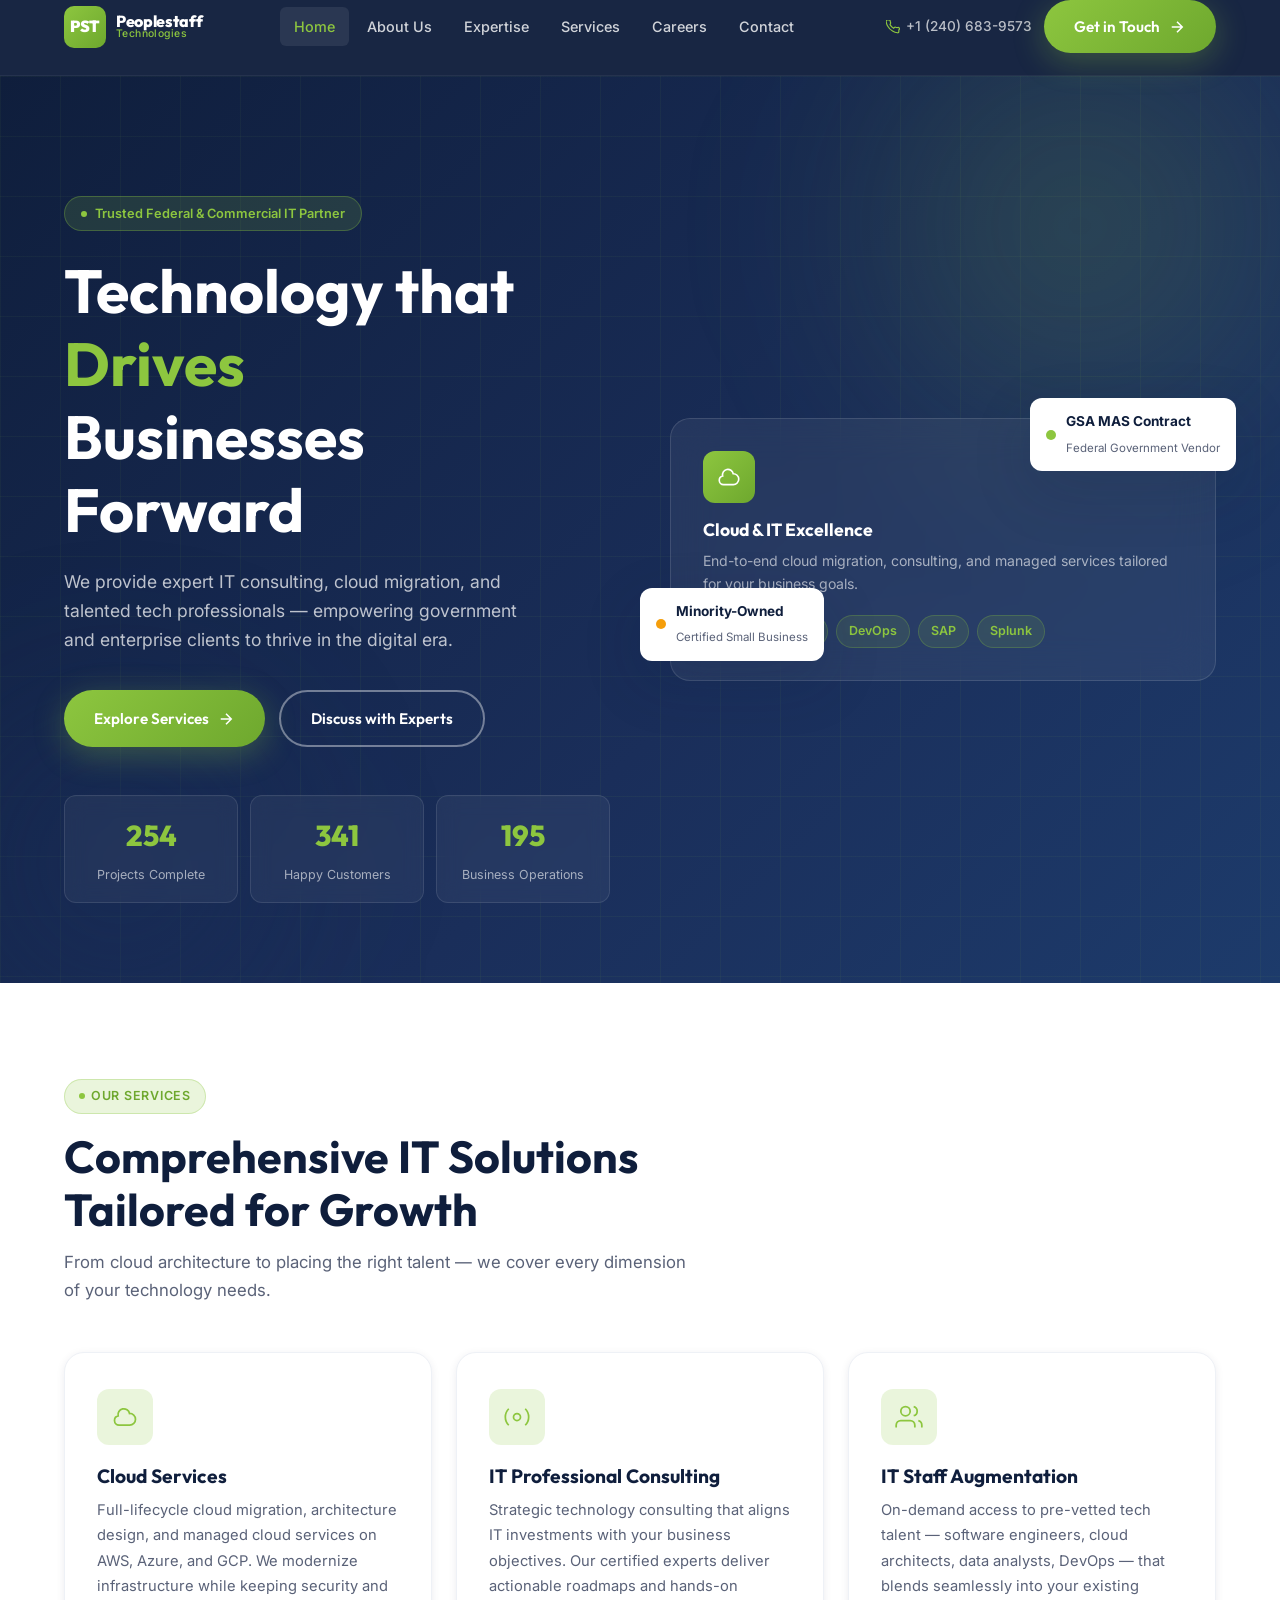
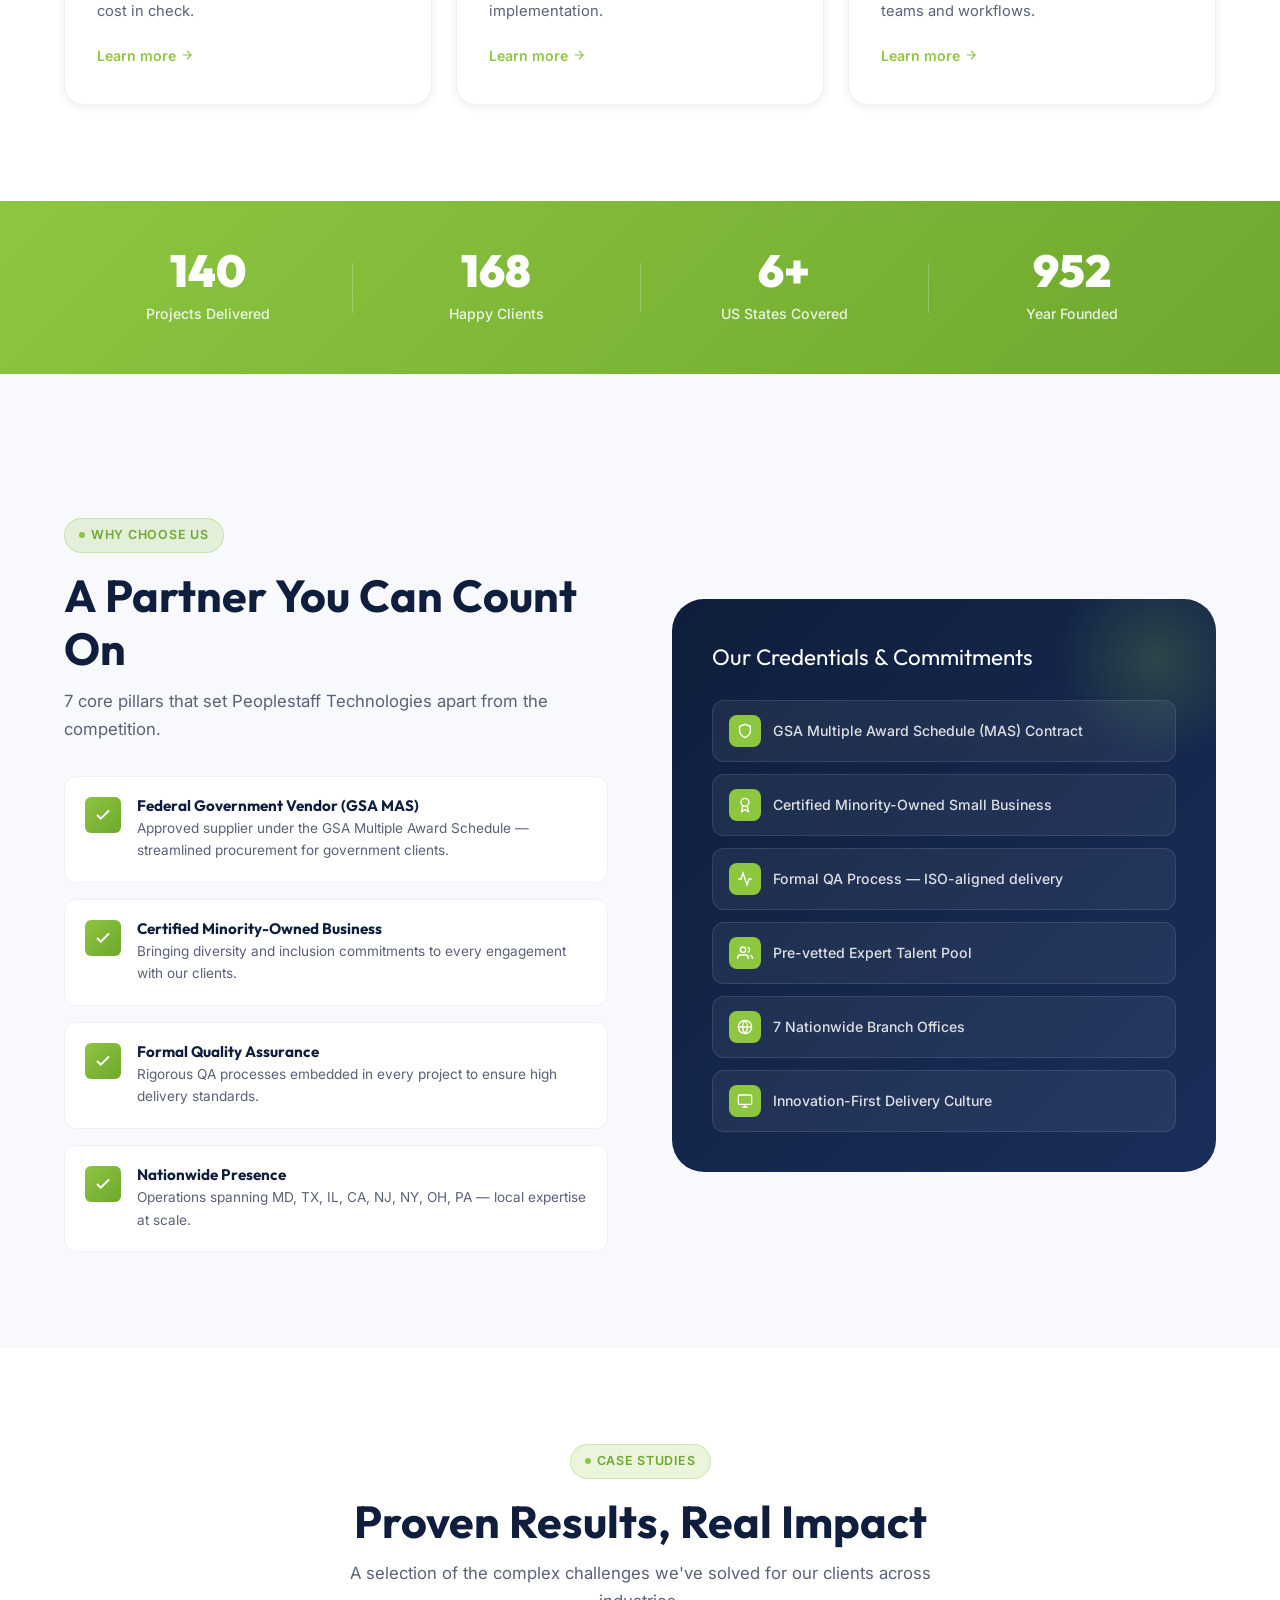
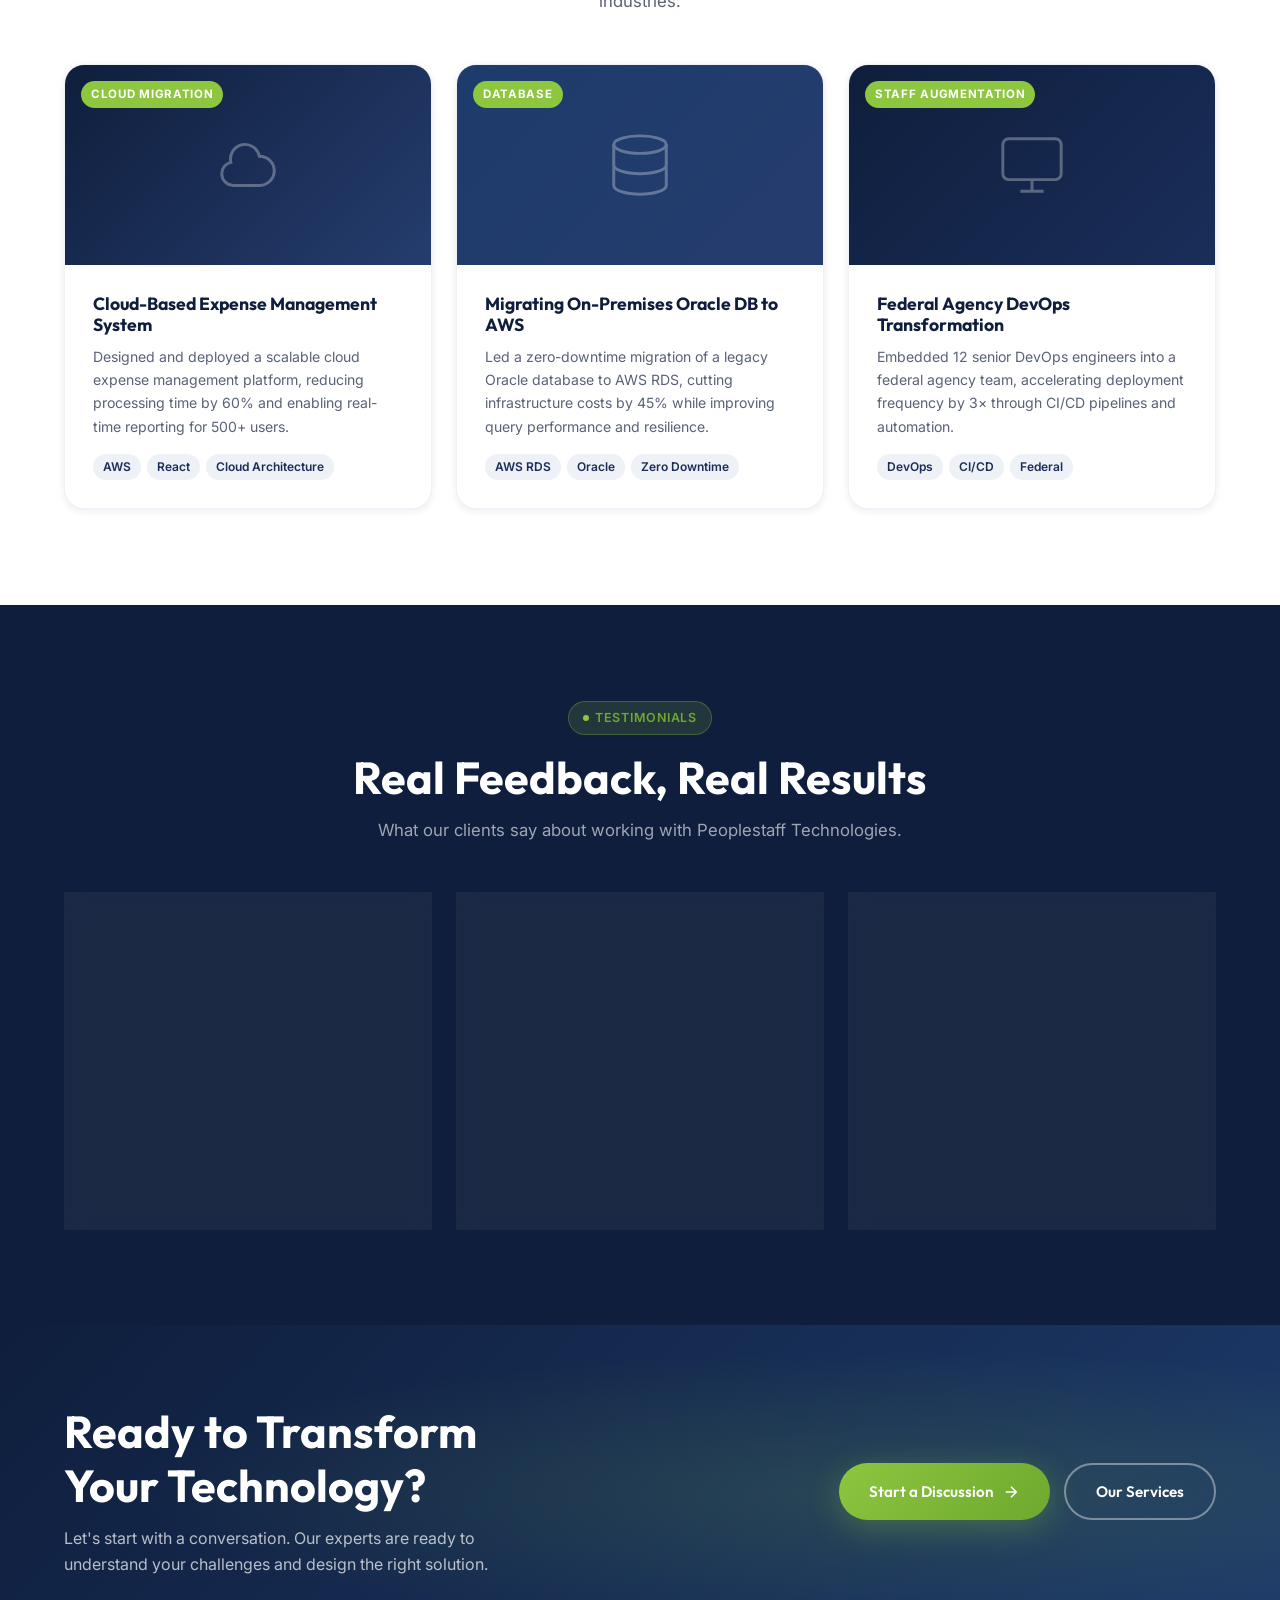
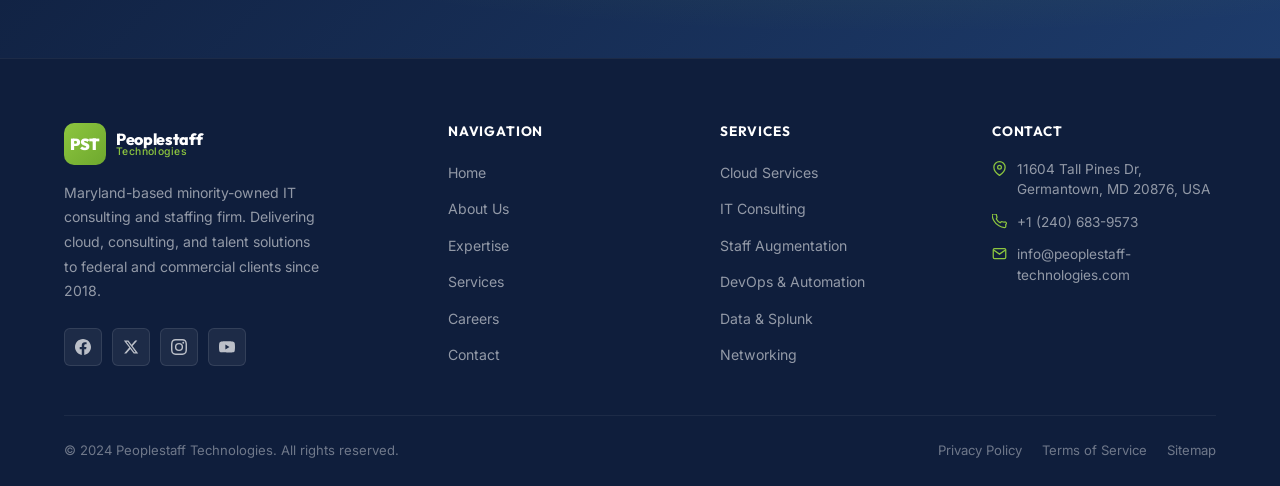
<file: index.html>
<!DOCTYPE html>
<html lang="en">
<head>
  <meta charset="UTF-8"/>
  <meta name="viewport" content="width=device-width, initial-scale=1.0"/>
  <title>Peoplestaff Technologies | IT Consulting, Cloud & Staff Augmentation</title>
  <meta name="description" content="Peoplestaff Technologies — Maryland-based minority-owned IT consulting firm specializing in Cloud Services, IT Staff Augmentation, and Government contracting since 2018."/>
  <link rel="stylesheet" href="style.css"/>
</head>
<body>

<!-- ══════════════ HEADER ══════════════ -->
<header id="header">
  <div class="container">
    <div class="header-inner">
      <a href="index.html" class="logo">
        <div class="logo-mark">PST</div>
        <div class="logo-text">
          <span>Peoplestaff</span>
          <span>Technologies</span>
        </div>
      </a>

      <nav class="nav">
        <a href="index.html">Home</a>
        <a href="about.html">About Us</a>
        <a href="expertise.html">Expertise</a>
        <a href="services.html">Services</a>
        <a href="careers.html">Careers</a>
        <a href="contact.html">Contact</a>
      </nav>

      <div class="nav-actions">
        <span class="nav-contact">
          <svg viewBox="0 0 24 24" fill="none" stroke="currentColor" stroke-width="2"><path d="M22 16.92v3a2 2 0 01-2.18 2 19.79 19.79 0 01-8.63-3.07A19.5 19.5 0 013.07 10.8 19.79 19.79 0 01.22 2.18 2 2 0 012.18 0h3a2 2 0 012 1.72c.127.96.361 1.903.7 2.81a2 2 0 01-.45 2.11L6.91 7.91a16 16 0 006.16 6.16l1.27-1.27a2 2 0 012.11-.45c.907.339 1.85.573 2.81.7A2 2 0 0122 16.92z"/></svg>
          +1 (240) 683-9573
        </span>
        <a href="contact.html" class="btn btn-primary">
          Get in Touch
          <svg viewBox="0 0 24 24" fill="none" stroke="currentColor" stroke-width="2"><path d="M5 12h14M12 5l7 7-7 7"/></svg>
        </a>
        <button class="menu-toggle" aria-label="Menu">
          <span></span><span></span><span></span>
        </button>
      </div>
    </div>
  </div>
</header>

<!-- Mobile nav -->
<nav class="mobile-nav">
  <a href="index.html">Home</a>
  <a href="about.html">About Us</a>
  <a href="expertise.html">Expertise</a>
  <a href="services.html">Services</a>
  <a href="careers.html">Careers</a>
  <a href="contact.html">Contact</a>
  <a href="contact.html" class="btn btn-primary">Get in Touch</a>
</nav>

<div class="page-content">

<!-- ══════════════ HERO ══════════════ -->
<section class="hero">
  <div class="hero-bg-grid"></div>
  <div class="hero-blob hero-blob-1"></div>
  <div class="hero-blob hero-blob-2"></div>

  <div class="container">
    <div class="hero-content">
      <!-- Left -->
      <div>
        <div class="hero-tag">
          <span></span>
          Trusted Federal & Commercial IT Partner
        </div>
        <h1>
          Technology that <em>Drives</em><br/>
          Businesses Forward
        </h1>
        <p class="hero-desc">
          We provide expert IT consulting, cloud migration, and talented tech professionals — empowering government and enterprise clients to thrive in the digital era.
        </p>
        <div class="hero-actions">
          <a href="services.html" class="btn btn-primary">
            Explore Services
            <svg viewBox="0 0 24 24" fill="none" stroke="currentColor" stroke-width="2"><path d="M5 12h14M12 5l7 7-7 7"/></svg>
          </a>
          <a href="contact.html" class="btn btn-ghost">Discuss with Experts</a>
        </div>

        <div class="hero-stats">
          <div class="hero-stat">
            <span class="hero-stat-num" data-count="254">0</span>
            <span class="hero-stat-label">Projects Complete</span>
          </div>
          <div class="hero-stat">
            <span class="hero-stat-num" data-count="341">0</span>
            <span class="hero-stat-label">Happy Customers</span>
          </div>
          <div class="hero-stat">
            <span class="hero-stat-num" data-count="195">0</span>
            <span class="hero-stat-label">Business Operations</span>
          </div>
        </div>
      </div>

      <!-- Right visual card -->
      <div class="hero-visual">
        <div class="hero-card">
          <div class="hero-card-icon">
            <svg viewBox="0 0 24 24" fill="none" stroke="currentColor" stroke-width="1.5"><path d="M3 15a4 4 0 004 4h9a5 5 0 10-.1-9.999 5.002 5.002 0 10-9.78 2.096A4.001 4.001 0 003 15z"/></svg>
          </div>
          <h3>Cloud & IT Excellence</h3>
          <p>End-to-end cloud migration, consulting, and managed services tailored for your business goals.</p>
          <div class="hero-pills">
            <span class="pill">AWS</span>
            <span class="pill">Azure</span>
            <span class="pill">DevOps</span>
            <span class="pill">SAP</span>
            <span class="pill">Splunk</span>
          </div>
        </div>

        <div class="hero-badge-float top">
          <div class="dot"></div>
          <div>
            <span>GSA MAS Contract</span>
            <span>Federal Government Vendor</span>
          </div>
        </div>

        <div class="hero-badge-float bottom">
          <div class="dot" style="background:#f59e0b"></div>
          <div>
            <span>Minority-Owned</span>
            <span>Certified Small Business</span>
          </div>
        </div>
      </div>
    </div>
  </div>
</section>

<!-- ══════════════ SERVICES ══════════════ -->
<section class="section">
  <div class="container">
    <div class="section-header fade-up">
      <div class="badge">Our Services</div>
      <h2>Comprehensive IT Solutions<br/>Tailored for Growth</h2>
      <p>From cloud architecture to placing the right talent — we cover every dimension of your technology needs.</p>
    </div>

    <div class="services-grid">
      <div class="service-card fade-up delay-1">
        <div class="service-icon">
          <svg viewBox="0 0 24 24" fill="none" stroke="currentColor" stroke-width="1.5"><path d="M3 15a4 4 0 004 4h9a5 5 0 10-.1-9.999 5.002 5.002 0 10-9.78 2.096A4.001 4.001 0 003 15z"/></svg>
        </div>
        <h3>Cloud Services</h3>
        <p>Full-lifecycle cloud migration, architecture design, and managed cloud services on AWS, Azure, and GCP. We modernize infrastructure while keeping security and cost in check.</p>
        <a href="services.html" class="link">
          Learn more
          <svg viewBox="0 0 24 24" fill="none" stroke="currentColor" stroke-width="2"><path d="M5 12h14M12 5l7 7-7 7"/></svg>
        </a>
      </div>

      <div class="service-card fade-up delay-2">
        <div class="service-icon">
          <svg viewBox="0 0 24 24" fill="none" stroke="currentColor" stroke-width="1.5"><circle cx="12" cy="12" r="3"/><path d="M19.07 4.93a10 10 0 010 14.14M4.93 4.93a10 10 0 000 14.14"/></svg>
        </div>
        <h3>IT Professional Consulting</h3>
        <p>Strategic technology consulting that aligns IT investments with your business objectives. Our certified experts deliver actionable roadmaps and hands-on implementation.</p>
        <a href="services.html" class="link">
          Learn more
          <svg viewBox="0 0 24 24" fill="none" stroke="currentColor" stroke-width="2"><path d="M5 12h14M12 5l7 7-7 7"/></svg>
        </a>
      </div>

      <div class="service-card fade-up delay-3">
        <div class="service-icon">
          <svg viewBox="0 0 24 24" fill="none" stroke="currentColor" stroke-width="1.5"><path d="M17 21v-2a4 4 0 00-4-4H5a4 4 0 00-4 4v2"/><circle cx="9" cy="7" r="4"/><path d="M23 21v-2a4 4 0 00-3-3.87M16 3.13a4 4 0 010 7.75"/></svg>
        </div>
        <h3>IT Staff Augmentation</h3>
        <p>On-demand access to pre-vetted tech talent — software engineers, cloud architects, data analysts, DevOps — that blends seamlessly into your existing teams and workflows.</p>
        <a href="services.html" class="link">
          Learn more
          <svg viewBox="0 0 24 24" fill="none" stroke="currentColor" stroke-width="2"><path d="M5 12h14M12 5l7 7-7 7"/></svg>
        </a>
      </div>
    </div>
  </div>
</section>

<!-- ══════════════ STATS BAR ══════════════ -->
<div class="stats-bar">
  <div class="container">
    <div class="stats-bar-inner">
      <div class="stat-item">
        <span class="stat-num" data-count="254">0</span>
        <span class="stat-label">Projects Delivered</span>
      </div>
      <div class="stat-item">
        <span class="stat-num" data-count="341">0</span>
        <span class="stat-label">Happy Clients</span>
      </div>
      <div class="stat-item">
        <span class="stat-num" data-count="6" data-suffix="+">0</span>
        <span class="stat-label">US States Covered</span>
      </div>
      <div class="stat-item">
        <span class="stat-num" data-count="2018">0</span>
        <span class="stat-label">Year Founded</span>
      </div>
    </div>
  </div>
</div>

<!-- ══════════════ WHY CHOOSE US ══════════════ -->
<section class="section why-us">
  <div class="container">
    <div class="why-us-grid">
      <div>
        <div class="section-header fade-up">
          <div class="badge">Why Choose Us</div>
          <h2>A Partner You Can Count On</h2>
          <p>7 core pillars that set Peoplestaff Technologies apart from the competition.</p>
        </div>
        <div class="why-us-features" style="margin-top:32px;">
          <div class="feature-item fade-up delay-1">
            <div class="feature-check"><svg viewBox="0 0 24 24" fill="none" stroke="currentColor" stroke-width="2.5"><polyline points="20 6 9 17 4 12"/></svg></div>
            <div>
              <h4>Federal Government Vendor (GSA MAS)</h4>
              <p>Approved supplier under the GSA Multiple Award Schedule — streamlined procurement for government clients.</p>
            </div>
          </div>
          <div class="feature-item fade-up delay-2">
            <div class="feature-check"><svg viewBox="0 0 24 24" fill="none" stroke="currentColor" stroke-width="2.5"><polyline points="20 6 9 17 4 12"/></svg></div>
            <div>
              <h4>Certified Minority-Owned Business</h4>
              <p>Bringing diversity and inclusion commitments to every engagement with our clients.</p>
            </div>
          </div>
          <div class="feature-item fade-up delay-3">
            <div class="feature-check"><svg viewBox="0 0 24 24" fill="none" stroke="currentColor" stroke-width="2.5"><polyline points="20 6 9 17 4 12"/></svg></div>
            <div>
              <h4>Formal Quality Assurance</h4>
              <p>Rigorous QA processes embedded in every project to ensure high delivery standards.</p>
            </div>
          </div>
          <div class="feature-item fade-up delay-4">
            <div class="feature-check"><svg viewBox="0 0 24 24" fill="none" stroke="currentColor" stroke-width="2.5"><polyline points="20 6 9 17 4 12"/></svg></div>
            <div>
              <h4>Nationwide Presence</h4>
              <p>Operations spanning MD, TX, IL, CA, NJ, NY, OH, PA — local expertise at scale.</p>
            </div>
          </div>
        </div>
      </div>

      <div class="why-us-visual fade-up">
        <div class="why-us-title">Our Credentials & Commitments</div>
        <div class="certifications">
          <div class="cert-item">
            <div class="cert-badge"><svg viewBox="0 0 24 24" fill="none" stroke="currentColor" stroke-width="2"><path d="M12 22s8-4 8-10V5l-8-3-8 3v7c0 6 8 10 8 10z"/></svg></div>
            <span>GSA Multiple Award Schedule (MAS) Contract</span>
          </div>
          <div class="cert-item">
            <div class="cert-badge"><svg viewBox="0 0 24 24" fill="none" stroke="currentColor" stroke-width="2"><circle cx="12" cy="8" r="6"/><path d="M15.477 12.89L17 22l-5-3-5 3 1.523-9.11"/></svg></div>
            <span>Certified Minority-Owned Small Business</span>
          </div>
          <div class="cert-item">
            <div class="cert-badge"><svg viewBox="0 0 24 24" fill="none" stroke="currentColor" stroke-width="2"><polyline points="22 12 18 12 15 21 9 3 6 12 2 12"/></svg></div>
            <span>Formal QA Process — ISO-aligned delivery</span>
          </div>
          <div class="cert-item">
            <div class="cert-badge"><svg viewBox="0 0 24 24" fill="none" stroke="currentColor" stroke-width="2"><path d="M17 21v-2a4 4 0 00-4-4H5a4 4 0 00-4 4v2"/><circle cx="9" cy="7" r="4"/><path d="M23 21v-2a4 4 0 00-3-3.87M16 3.13a4 4 0 010 7.75"/></svg></div>
            <span>Pre-vetted Expert Talent Pool</span>
          </div>
          <div class="cert-item">
            <div class="cert-badge"><svg viewBox="0 0 24 24" fill="none" stroke="currentColor" stroke-width="2"><circle cx="12" cy="12" r="10"/><path d="M2 12h20M12 2a15.3 15.3 0 010 20M12 2a15.3 15.3 0 000 20"/></svg></div>
            <span>7 Nationwide Branch Offices</span>
          </div>
          <div class="cert-item">
            <div class="cert-badge"><svg viewBox="0 0 24 24" fill="none" stroke="currentColor" stroke-width="2"><rect x="2" y="3" width="20" height="14" rx="2"/><path d="M8 21h8M12 17v4"/></svg></div>
            <span>Innovation-First Delivery Culture</span>
          </div>
        </div>
      </div>
    </div>
  </div>
</section>

<!-- ══════════════ CASE STUDIES ══════════════ -->
<section class="section">
  <div class="container">
    <div class="section-header centered fade-up">
      <div class="badge">Case Studies</div>
      <h2>Proven Results, Real Impact</h2>
      <p>A selection of the complex challenges we've solved for our clients across industries.</p>
    </div>

    <div class="cases-grid" style="margin-top:48px;">
      <div class="case-card fade-up delay-1">
        <div class="case-thumb">
          <svg class="case-thumb-icon" viewBox="0 0 24 24" fill="none" stroke="currentColor" stroke-width="1"><path d="M3 15a4 4 0 004 4h9a5 5 0 10-.1-9.999 5.002 5.002 0 10-9.78 2.096A4.001 4.001 0 003 15z"/></svg>
          <span class="case-thumb-label">Cloud Migration</span>
        </div>
        <div class="case-body">
          <h3>Cloud-Based Expense Management System</h3>
          <p>Designed and deployed a scalable cloud expense management platform, reducing processing time by 60% and enabling real-time reporting for 500+ users.</p>
          <div class="case-tags">
            <span class="case-tag">AWS</span>
            <span class="case-tag">React</span>
            <span class="case-tag">Cloud Architecture</span>
          </div>
        </div>
      </div>

      <div class="case-card fade-up delay-2">
        <div class="case-thumb" style="background:linear-gradient(135deg,#1D3B6B,#253D6E)">
          <svg class="case-thumb-icon" viewBox="0 0 24 24" fill="none" stroke="currentColor" stroke-width="1"><ellipse cx="12" cy="5" rx="9" ry="3"/><path d="M21 12c0 1.66-4 3-9 3s-9-1.34-9-3M21 19c0 1.66-4 3-9 3s-9-1.34-9-3M3 5v14M21 5v14"/></svg>
          <span class="case-thumb-label">Database</span>
        </div>
        <div class="case-body">
          <h3>Migrating On-Premises Oracle DB to AWS</h3>
          <p>Led a zero-downtime migration of a legacy Oracle database to AWS RDS, cutting infrastructure costs by 45% while improving query performance and resilience.</p>
          <div class="case-tags">
            <span class="case-tag">AWS RDS</span>
            <span class="case-tag">Oracle</span>
            <span class="case-tag">Zero Downtime</span>
          </div>
        </div>
      </div>

      <div class="case-card fade-up delay-3">
        <div class="case-thumb" style="background:linear-gradient(135deg,#0F1E3C,#1A2E5A)">
          <svg class="case-thumb-icon" viewBox="0 0 24 24" fill="none" stroke="currentColor" stroke-width="1"><rect x="2" y="3" width="20" height="14" rx="2"/><path d="M8 21h8M12 17v4"/></svg>
          <span class="case-thumb-label">Staff Augmentation</span>
        </div>
        <div class="case-body">
          <h3>Federal Agency DevOps Transformation</h3>
          <p>Embedded 12 senior DevOps engineers into a federal agency team, accelerating deployment frequency by 3× through CI/CD pipelines and automation.</p>
          <div class="case-tags">
            <span class="case-tag">DevOps</span>
            <span class="case-tag">CI/CD</span>
            <span class="case-tag">Federal</span>
          </div>
        </div>
      </div>
    </div>
  </div>
</section>

<!-- ══════════════ TESTIMONIALS ══════════════ -->
<section class="section testimonials">
  <div class="container">
    <div class="section-header centered fade-up">
      <div class="badge" style="background:rgba(141,198,63,0.15);border-color:rgba(141,198,63,0.3)">Testimonials</div>
      <h2 style="color:white">Real Feedback, Real Results</h2>
      <p style="color:rgba(255,255,255,0.6)">What our clients say about working with Peoplestaff Technologies.</p>
    </div>

    <div class="testimonials-grid">
      <div class="testimonial-card fade-up delay-1">
        <div class="testimonial-stars">★★★★★</div>
        <p class="testimonial-text">"Peoplestaff Technologies delivered exceptional results on our cloud migration project. Their team was professional, knowledgeable, and went above and beyond to ensure a smooth transition."</p>
        <div class="testimonial-author">
          <div class="author-avatar">JF</div>
          <div>
            <div class="author-name">Jean Fogham</div>
            <div class="author-title">CEO, Comsystek LLC</div>
          </div>
        </div>
      </div>

      <div class="testimonial-card fade-up delay-2">
        <div class="testimonial-stars">★★★★★</div>
        <p class="testimonial-text">"The staff augmentation service was exactly what we needed. PST matched us with highly skilled engineers who integrated seamlessly into our team within days. Truly impressive."</p>
        <div class="testimonial-author">
          <div class="author-avatar">MB</div>
          <div>
            <div class="author-name">Michael Barnes</div>
            <div class="author-title">CTO, Federal Systems Inc.</div>
          </div>
        </div>
      </div>

      <div class="testimonial-card fade-up delay-3">
        <div class="testimonial-stars">★★★★★</div>
        <p class="testimonial-text">"Working with Peoplestaff Technologies transformed how we approach IT. Their consulting roadmap gave us clarity, and their execution exceeded every milestone on our digital transformation."</p>
        <div class="testimonial-author">
          <div class="author-avatar">SL</div>
          <div>
            <div class="author-name">Sandra Lee</div>
            <div class="author-title">VP Operations, TechVentures MD</div>
          </div>
        </div>
      </div>
    </div>
  </div>
</section>

<!-- ══════════════ CTA ══════════════ -->
<section class="cta-section">
  <div class="container">
    <div class="cta-inner">
      <div>
        <h2>Ready to Transform Your Technology?</h2>
        <p>Let's start with a conversation. Our experts are ready to understand your challenges and design the right solution.</p>
      </div>
      <div class="cta-actions">
        <a href="contact.html" class="btn btn-primary">
          Start a Discussion
          <svg viewBox="0 0 24 24" fill="none" stroke="currentColor" stroke-width="2"><path d="M5 12h14M12 5l7 7-7 7"/></svg>
        </a>
        <a href="services.html" class="btn btn-ghost">Our Services</a>
      </div>
    </div>
  </div>
</section>

</div><!-- /page-content -->

<!-- ══════════════ FOOTER ══════════════ -->
<footer id="footer">
  <div class="container">
    <div class="footer-top">
      <div class="footer-brand">
        <a href="index.html" class="logo">
          <div class="logo-mark">PST</div>
          <div class="logo-text"><span>Peoplestaff</span><span>Technologies</span></div>
        </a>
        <p>Maryland-based minority-owned IT consulting and staffing firm. Delivering cloud, consulting, and talent solutions to federal and commercial clients since 2018.</p>
        <div class="footer-socials">
          <a href="#" class="social-btn" aria-label="Facebook"><svg viewBox="0 0 24 24" fill="currentColor"><path d="M24 12.073c0-6.627-5.373-12-12-12s-12 5.373-12 12c0 5.99 4.388 10.954 10.125 11.854v-8.385H7.078v-3.47h3.047V9.43c0-3.007 1.792-4.669 4.533-4.669 1.312 0 2.686.235 2.686.235v2.953H15.83c-1.491 0-1.956.925-1.956 1.874v2.25h3.328l-.532 3.47h-2.796v8.385C19.612 23.027 24 18.062 24 12.073z"/></svg></a>
          <a href="#" class="social-btn" aria-label="Twitter/X"><svg viewBox="0 0 24 24" fill="currentColor"><path d="M18.244 2.25h3.308l-7.227 8.26 8.502 11.24H16.17l-5.214-6.817L4.99 21.75H1.68l7.73-8.835L1.254 2.25H8.08l4.713 6.231zm-1.161 17.52h1.833L7.084 4.126H5.117z"/></svg></a>
          <a href="#" class="social-btn" aria-label="Instagram"><svg viewBox="0 0 24 24" fill="currentColor"><path d="M12 2.163c3.204 0 3.584.012 4.85.07 3.252.148 4.771 1.691 4.919 4.919.058 1.265.069 1.645.069 4.849 0 3.205-.012 3.584-.069 4.849-.149 3.225-1.664 4.771-4.919 4.919-1.266.058-1.644.07-4.85.07-3.204 0-3.584-.012-4.849-.07-3.26-.149-4.771-1.699-4.919-4.92-.058-1.265-.07-1.644-.07-4.849 0-3.204.013-3.583.07-4.849.149-3.227 1.664-4.771 4.919-4.919 1.266-.057 1.645-.069 4.849-.069zM12 0C8.741 0 8.333.014 7.053.072 2.695.272.273 2.69.073 7.052.014 8.333 0 8.741 0 12c0 3.259.014 3.668.072 4.948.2 4.358 2.618 6.78 6.98 6.98C8.333 23.986 8.741 24 12 24c3.259 0 3.668-.014 4.948-.072 4.354-.2 6.782-2.618 6.979-6.98.059-1.28.073-1.689.073-4.948 0-3.259-.014-3.667-.072-4.947-.196-4.354-2.617-6.78-6.979-6.98C15.668.014 15.259 0 12 0zm0 5.838a6.162 6.162 0 100 12.324 6.162 6.162 0 000-12.324zM12 16a4 4 0 110-8 4 4 0 010 8zm6.406-11.845a1.44 1.44 0 100 2.881 1.44 1.44 0 000-2.881z"/></svg></a>
          <a href="#" class="social-btn" aria-label="YouTube"><svg viewBox="0 0 24 24" fill="currentColor"><path d="M23.498 6.186a3.016 3.016 0 00-2.122-2.136C19.505 3.545 12 3.545 12 3.545s-7.505 0-9.377.505A3.017 3.017 0 00.502 6.186C0 8.07 0 12 0 12s0 3.93.502 5.814a3.016 3.016 0 002.122 2.136c1.871.505 9.376.505 9.376.505s7.505 0 9.377-.505a3.015 3.015 0 002.122-2.136C24 15.93 24 12 24 12s0-3.93-.502-5.814zM9.545 15.568V8.432L15.818 12l-6.273 3.568z"/></svg></a>
        </div>
      </div>

      <div class="footer-col">
        <h5>Navigation</h5>
        <ul>
          <li><a href="index.html">Home</a></li>
          <li><a href="about.html">About Us</a></li>
          <li><a href="expertise.html">Expertise</a></li>
          <li><a href="services.html">Services</a></li>
          <li><a href="careers.html">Careers</a></li>
          <li><a href="contact.html">Contact</a></li>
        </ul>
      </div>

      <div class="footer-col">
        <h5>Services</h5>
        <ul>
          <li><a href="services.html">Cloud Services</a></li>
          <li><a href="services.html">IT Consulting</a></li>
          <li><a href="services.html">Staff Augmentation</a></li>
          <li><a href="expertise.html">DevOps & Automation</a></li>
          <li><a href="expertise.html">Data & Splunk</a></li>
          <li><a href="expertise.html">Networking</a></li>
        </ul>
      </div>

      <div class="footer-col">
        <h5>Contact</h5>
        <div class="footer-contact-item">
          <svg viewBox="0 0 24 24" fill="none" stroke="currentColor" stroke-width="2"><path d="M21 10c0 7-9 13-9 13s-9-6-9-13a9 9 0 0118 0z"/><circle cx="12" cy="10" r="3"/></svg>
          <span>11604 Tall Pines Dr,<br/>Germantown, MD 20876, USA</span>
        </div>
        <div class="footer-contact-item">
          <svg viewBox="0 0 24 24" fill="none" stroke="currentColor" stroke-width="2"><path d="M22 16.92v3a2 2 0 01-2.18 2 19.79 19.79 0 01-8.63-3.07A19.5 19.5 0 013.07 10.8 19.79 19.79 0 01.22 2.18 2 2 0 012.18 0h3a2 2 0 012 1.72c.127.96.361 1.903.7 2.81a2 2 0 01-.45 2.11L6.91 7.91a16 16 0 006.16 6.16l1.27-1.27a2 2 0 012.11-.45c.907.339 1.85.573 2.81.7A2 2 0 0122 16.92z"/></svg>
          <span>+1 (240) 683-9573</span>
        </div>
        <div class="footer-contact-item">
          <svg viewBox="0 0 24 24" fill="none" stroke="currentColor" stroke-width="2"><path d="M4 4h16c1.1 0 2 .9 2 2v12c0 1.1-.9 2-2 2H4c-1.1 0-2-.9-2-2V6c0-1.1.9-2 2-2z"/><polyline points="22,6 12,13 2,6"/></svg>
          <span>info@peoplestaff-technologies.com</span>
        </div>
      </div>
    </div>

    <div class="footer-bottom">
      <p>© 2024 Peoplestaff Technologies. All rights reserved.</p>
      <div class="footer-bottom-links">
        <a href="#">Privacy Policy</a>
        <a href="#">Terms of Service</a>
        <a href="#">Sitemap</a>
      </div>
    </div>
  </div>
</footer>

<!-- Back to top -->
<button id="back-top" aria-label="Back to top">
  <svg viewBox="0 0 24 24" fill="none" stroke="currentColor" stroke-width="2.5"><path d="M18 15l-6-6-6 6"/></svg>
</button>

<script src="main.js"></script>
</body>
</html>
</file>
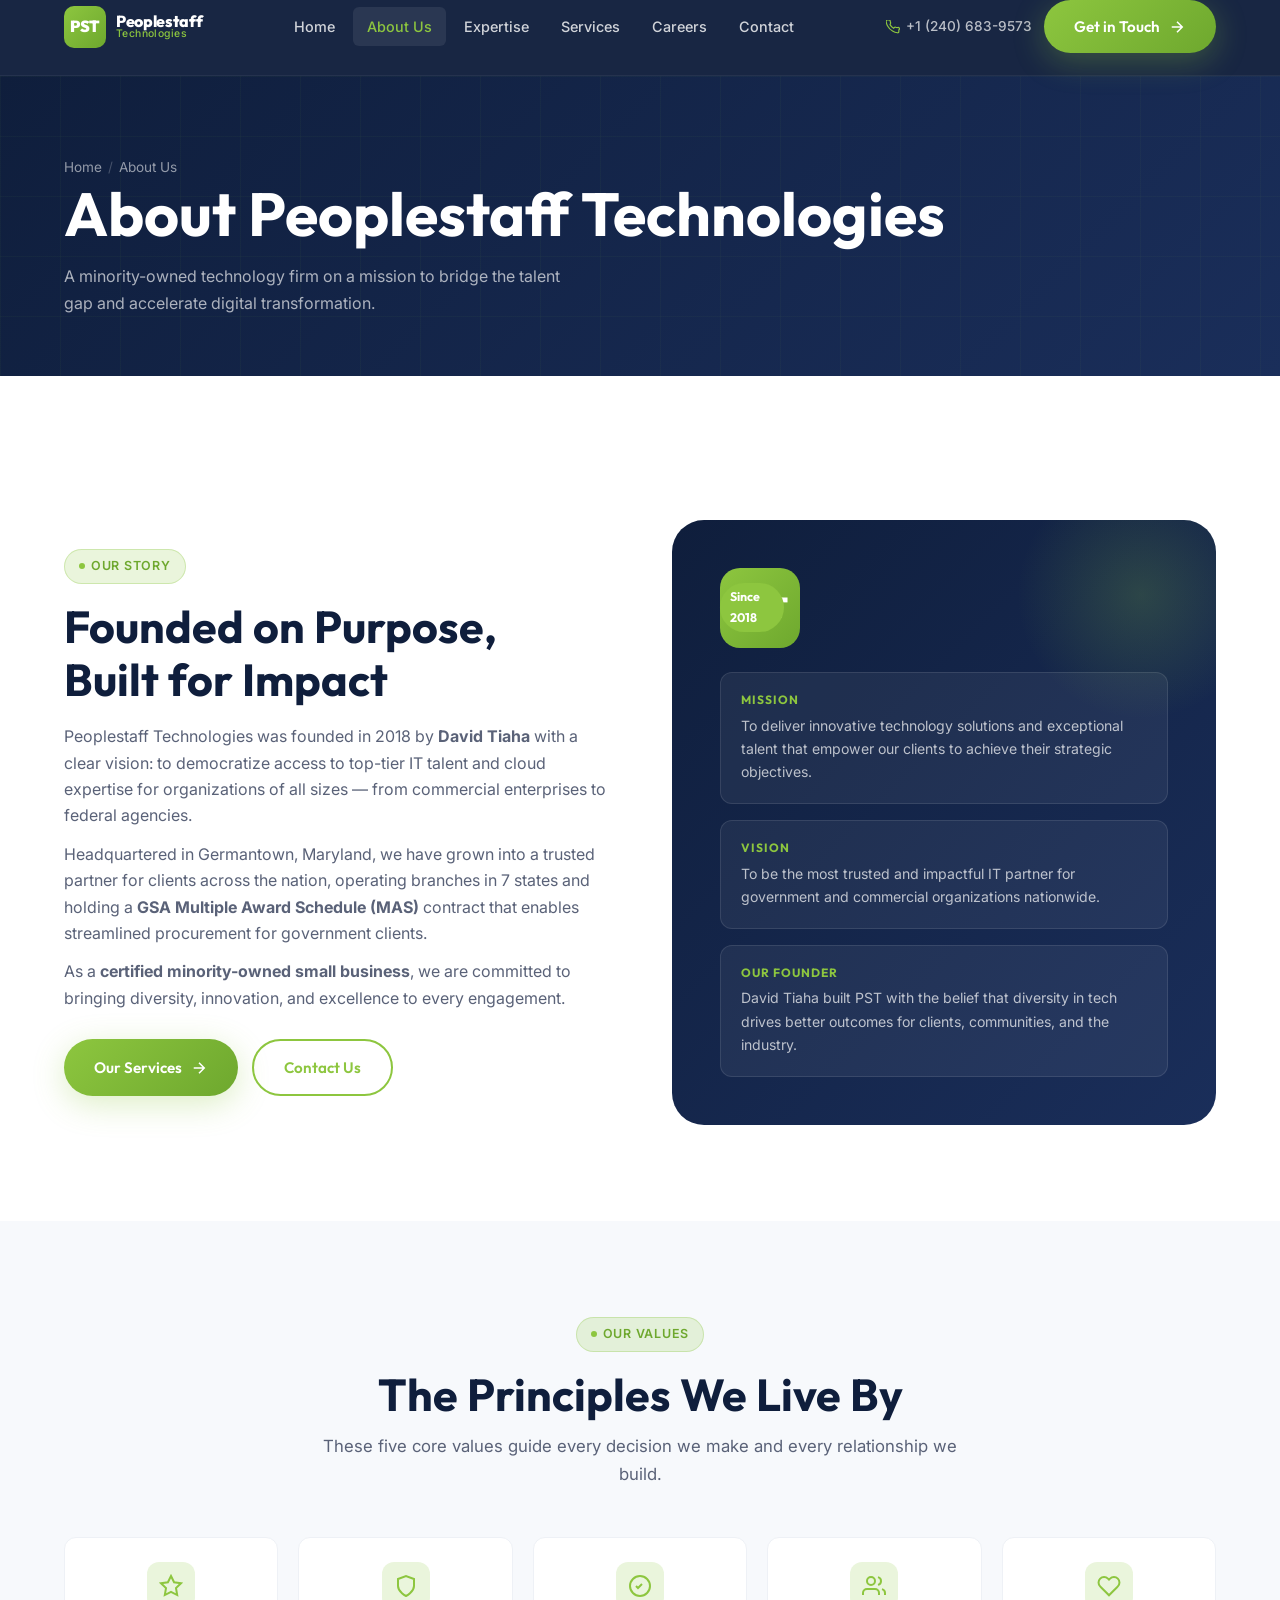
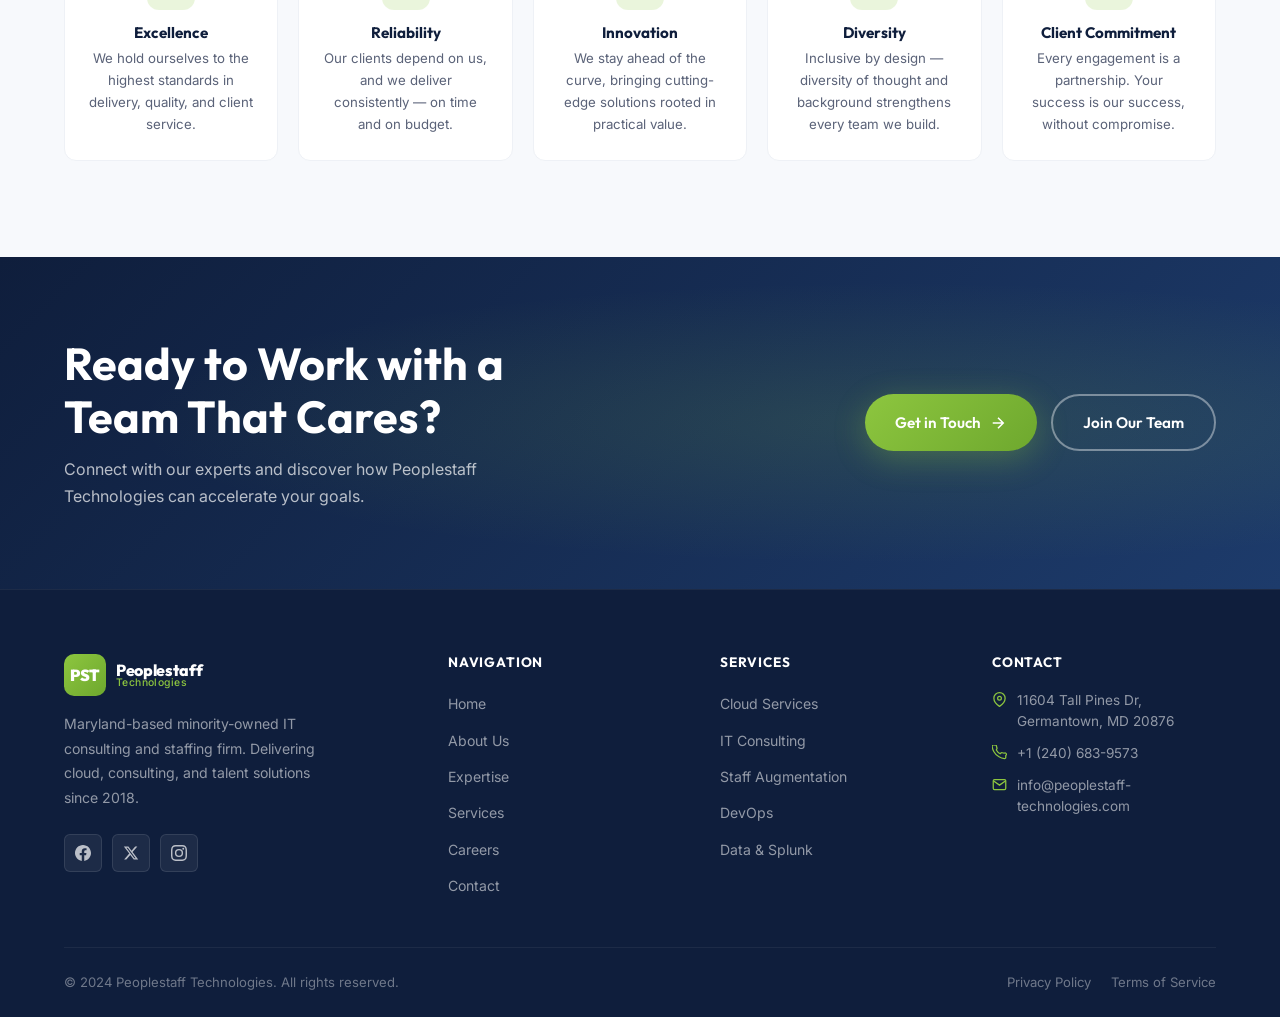
<file: about.html>
<!DOCTYPE html>
<html lang="en">
<head>
  <meta charset="UTF-8"/>
  <meta name="viewport" content="width=device-width, initial-scale=1.0"/>
  <title>About Us | Peoplestaff Technologies</title>
  <meta name="description" content="Learn about Peoplestaff Technologies — founded in 2018 by David Tiaha, a Maryland-based minority-owned IT firm built on excellence, reliability, and innovation."/>
  <link rel="stylesheet" href="style.css"/>
</head>
<body>

<header id="header">
  <div class="container">
    <div class="header-inner">
      <a href="index.html" class="logo">
        <div class="logo-mark">PST</div>
        <div class="logo-text"><span>Peoplestaff</span><span>Technologies</span></div>
      </a>
      <nav class="nav">
        <a href="index.html">Home</a>
        <a href="about.html" class="active">About Us</a>
        <a href="expertise.html">Expertise</a>
        <a href="services.html">Services</a>
        <a href="careers.html">Careers</a>
        <a href="contact.html">Contact</a>
      </nav>
      <div class="nav-actions">
        <span class="nav-contact">
          <svg viewBox="0 0 24 24" fill="none" stroke="currentColor" stroke-width="2"><path d="M22 16.92v3a2 2 0 01-2.18 2 19.79 19.79 0 01-8.63-3.07A19.5 19.5 0 013.07 10.8 19.79 19.79 0 01.22 2.18 2 2 0 012.18 0h3a2 2 0 012 1.72c.127.96.361 1.903.7 2.81a2 2 0 01-.45 2.11L6.91 7.91a16 16 0 006.16 6.16l1.27-1.27a2 2 0 012.11-.45c.907.339 1.85.573 2.81.7A2 2 0 0122 16.92z"/></svg>
          +1 (240) 683-9573
        </span>
        <a href="contact.html" class="btn btn-primary">Get in Touch <svg viewBox="0 0 24 24" fill="none" stroke="currentColor" stroke-width="2"><path d="M5 12h14M12 5l7 7-7 7"/></svg></a>
        <button class="menu-toggle" aria-label="Menu"><span></span><span></span><span></span></button>
      </div>
    </div>
  </div>
</header>
<nav class="mobile-nav">
  <a href="index.html">Home</a><a href="about.html" class="active">About Us</a><a href="expertise.html">Expertise</a>
  <a href="services.html">Services</a><a href="careers.html">Careers</a><a href="contact.html">Contact</a>
  <a href="contact.html" class="btn btn-primary">Get in Touch</a>
</nav>

<div class="page-content">

<!-- ── Page Hero ── -->
<section class="page-hero">
  <div class="container">
    <div class="page-hero-content">
      <div class="breadcrumb">
        <a href="index.html">Home</a><span class="breadcrumb-sep">/</span><span>About Us</span>
      </div>
      <h1>About Peoplestaff Technologies</h1>
      <p style="color:rgba(255,255,255,0.65);margin-top:10px;max-width:520px;">A minority-owned technology firm on a mission to bridge the talent gap and accelerate digital transformation.</p>
    </div>
  </div>
</section>

<!-- ── Story ── -->
<section class="section">
  <div class="container">
    <div class="about-grid">
      <div>
        <div class="badge fade-up">Our Story</div>
        <h2 class="fade-up">Founded on Purpose,<br/>Built for Impact</h2>
        <p class="fade-up" style="margin-top:16px;">Peoplestaff Technologies was founded in 2018 by <strong>David Tiaha</strong> with a clear vision: to democratize access to top-tier IT talent and cloud expertise for organizations of all sizes — from commercial enterprises to federal agencies.</p>
        <p class="fade-up" style="margin-top:12px;">Headquartered in Germantown, Maryland, we have grown into a trusted partner for clients across the nation, operating branches in 7 states and holding a <strong>GSA Multiple Award Schedule (MAS)</strong> contract that enables streamlined procurement for government clients.</p>
        <p class="fade-up" style="margin-top:12px;">As a <strong>certified minority-owned small business</strong>, we are committed to bringing diversity, innovation, and excellence to every engagement.</p>
        <div style="display:flex;gap:14px;flex-wrap:wrap;margin-top:28px;" class="fade-up">
          <a href="services.html" class="btn btn-primary">Our Services <svg viewBox="0 0 24 24" fill="none" stroke="currentColor" stroke-width="2"><path d="M5 12h14M12 5l7 7-7 7"/></svg></a>
          <a href="contact.html" class="btn btn-outline">Contact Us</a>
        </div>
      </div>

      <div class="about-visual fade-up">
        <div class="about-logo">PST<span class="about-year-badge">Since 2018</span></div>
        <div class="mvv-grid">
          <div class="mvv-card">
            <h4>Mission</h4>
            <p>To deliver innovative technology solutions and exceptional talent that empower our clients to achieve their strategic objectives.</p>
          </div>
          <div class="mvv-card">
            <h4>Vision</h4>
            <p>To be the most trusted and impactful IT partner for government and commercial organizations nationwide.</p>
          </div>
          <div class="mvv-card">
            <h4>Our Founder</h4>
            <p>David Tiaha built PST with the belief that diversity in tech drives better outcomes for clients, communities, and the industry.</p>
          </div>
        </div>
      </div>
    </div>
  </div>
</section>

<!-- ── Core Values ── -->
<section class="section about-mission">
  <div class="container">
    <div class="section-header centered fade-up">
      <div class="badge">Our Values</div>
      <h2>The Principles We Live By</h2>
      <p>These five core values guide every decision we make and every relationship we build.</p>
    </div>
    <div class="values-grid" style="margin-top:48px;">
      <div class="value-card fade-up delay-1">
        <div class="value-icon"><svg viewBox="0 0 24 24" fill="none" stroke="currentColor" stroke-width="2"><polygon points="12 2 15.09 8.26 22 9.27 17 14.14 18.18 21.02 12 17.77 5.82 21.02 7 14.14 2 9.27 8.91 8.26 12 2"/></svg></div>
        <h4>Excellence</h4>
        <p>We hold ourselves to the highest standards in delivery, quality, and client service.</p>
      </div>
      <div class="value-card fade-up delay-2">
        <div class="value-icon"><svg viewBox="0 0 24 24" fill="none" stroke="currentColor" stroke-width="2"><path d="M12 22s8-4 8-10V5l-8-3-8 3v7c0 6 8 10 8 10z"/></svg></div>
        <h4>Reliability</h4>
        <p>Our clients depend on us, and we deliver consistently — on time and on budget.</p>
      </div>
      <div class="value-card fade-up delay-3">
        <div class="value-icon"><svg viewBox="0 0 24 24" fill="none" stroke="currentColor" stroke-width="2"><circle cx="12" cy="12" r="10"/><path d="M8 12l2 2 4-4"/></svg></div>
        <h4>Innovation</h4>
        <p>We stay ahead of the curve, bringing cutting-edge solutions rooted in practical value.</p>
      </div>
      <div class="value-card fade-up delay-4">
        <div class="value-icon"><svg viewBox="0 0 24 24" fill="none" stroke="currentColor" stroke-width="2"><path d="M17 21v-2a4 4 0 00-4-4H5a4 4 0 00-4 4v2"/><circle cx="9" cy="7" r="4"/><path d="M23 21v-2a4 4 0 00-3-3.87M16 3.13a4 4 0 010 7.75"/></svg></div>
        <h4>Diversity</h4>
        <p>Inclusive by design — diversity of thought and background strengthens every team we build.</p>
      </div>
      <div class="value-card fade-up" style="transition-delay:0.5s">
        <div class="value-icon"><svg viewBox="0 0 24 24" fill="none" stroke="currentColor" stroke-width="2"><path d="M20.84 4.61a5.5 5.5 0 00-7.78 0L12 5.67l-1.06-1.06a5.5 5.5 0 00-7.78 7.78l1.06 1.06L12 21.23l7.78-7.78 1.06-1.06a5.5 5.5 0 000-7.78z"/></svg></div>
        <h4>Client Commitment</h4>
        <p>Every engagement is a partnership. Your success is our success, without compromise.</p>
      </div>
    </div>
  </div>
</section>

<!-- ── CTA ── -->
<section class="cta-section">
  <div class="container">
    <div class="cta-inner">
      <div>
        <h2>Ready to Work with a Team That Cares?</h2>
        <p>Connect with our experts and discover how Peoplestaff Technologies can accelerate your goals.</p>
      </div>
      <div class="cta-actions">
        <a href="contact.html" class="btn btn-primary">Get in Touch <svg viewBox="0 0 24 24" fill="none" stroke="currentColor" stroke-width="2"><path d="M5 12h14M12 5l7 7-7 7"/></svg></a>
        <a href="careers.html" class="btn btn-ghost">Join Our Team</a>
      </div>
    </div>
  </div>
</section>

</div>

<footer id="footer">
  <div class="container">
    <div class="footer-top">
      <div class="footer-brand">
        <a href="index.html" class="logo"><div class="logo-mark">PST</div><div class="logo-text"><span>Peoplestaff</span><span>Technologies</span></div></a>
        <p>Maryland-based minority-owned IT consulting and staffing firm. Delivering cloud, consulting, and talent solutions since 2018.</p>
        <div class="footer-socials">
          <a href="#" class="social-btn"><svg viewBox="0 0 24 24" fill="currentColor"><path d="M24 12.073c0-6.627-5.373-12-12-12s-12 5.373-12 12c0 5.99 4.388 10.954 10.125 11.854v-8.385H7.078v-3.47h3.047V9.43c0-3.007 1.792-4.669 4.533-4.669 1.312 0 2.686.235 2.686.235v2.953H15.83c-1.491 0-1.956.925-1.956 1.874v2.25h3.328l-.532 3.47h-2.796v8.385C19.612 23.027 24 18.062 24 12.073z"/></svg></a>
          <a href="#" class="social-btn"><svg viewBox="0 0 24 24" fill="currentColor"><path d="M18.244 2.25h3.308l-7.227 8.26 8.502 11.24H16.17l-5.214-6.817L4.99 21.75H1.68l7.73-8.835L1.254 2.25H8.08l4.713 6.231zm-1.161 17.52h1.833L7.084 4.126H5.117z"/></svg></a>
          <a href="#" class="social-btn"><svg viewBox="0 0 24 24" fill="currentColor"><path d="M12 2.163c3.204 0 3.584.012 4.85.07 3.252.148 4.771 1.691 4.919 4.919.058 1.265.069 1.645.069 4.849 0 3.205-.012 3.584-.069 4.849-.149 3.225-1.664 4.771-4.919 4.919-1.266.058-1.644.07-4.85.07-3.204 0-3.584-.012-4.849-.07-3.26-.149-4.771-1.699-4.919-4.92-.058-1.265-.07-1.644-.07-4.849 0-3.204.013-3.583.07-4.849.149-3.227 1.664-4.771 4.919-4.919 1.266-.057 1.645-.069 4.849-.069zM12 0C8.741 0 8.333.014 7.053.072 2.695.272.273 2.69.073 7.052.014 8.333 0 8.741 0 12c0 3.259.014 3.668.072 4.948.2 4.358 2.618 6.78 6.98 6.98C8.333 23.986 8.741 24 12 24c3.259 0 3.668-.014 4.948-.072 4.354-.2 6.782-2.618 6.979-6.98.059-1.28.073-1.689.073-4.948 0-3.259-.014-3.667-.072-4.947-.196-4.354-2.617-6.78-6.979-6.98C15.668.014 15.259 0 12 0zm0 5.838a6.162 6.162 0 100 12.324 6.162 6.162 0 000-12.324zM12 16a4 4 0 110-8 4 4 0 010 8zm6.406-11.845a1.44 1.44 0 100 2.881 1.44 1.44 0 000-2.881z"/></svg></a>
        </div>
      </div>
      <div class="footer-col"><h5>Navigation</h5><ul><li><a href="index.html">Home</a></li><li><a href="about.html">About Us</a></li><li><a href="expertise.html">Expertise</a></li><li><a href="services.html">Services</a></li><li><a href="careers.html">Careers</a></li><li><a href="contact.html">Contact</a></li></ul></div>
      <div class="footer-col"><h5>Services</h5><ul><li><a href="services.html">Cloud Services</a></li><li><a href="services.html">IT Consulting</a></li><li><a href="services.html">Staff Augmentation</a></li><li><a href="expertise.html">DevOps</a></li><li><a href="expertise.html">Data & Splunk</a></li></ul></div>
      <div class="footer-col"><h5>Contact</h5>
        <div class="footer-contact-item"><svg viewBox="0 0 24 24" fill="none" stroke="currentColor" stroke-width="2"><path d="M21 10c0 7-9 13-9 13s-9-6-9-13a9 9 0 0118 0z"/><circle cx="12" cy="10" r="3"/></svg><span>11604 Tall Pines Dr, Germantown, MD 20876</span></div>
        <div class="footer-contact-item"><svg viewBox="0 0 24 24" fill="none" stroke="currentColor" stroke-width="2"><path d="M22 16.92v3a2 2 0 01-2.18 2 19.79 19.79 0 01-8.63-3.07A19.5 19.5 0 013.07 10.8 19.79 19.79 0 01.22 2.18 2 2 0 012.18 0h3a2 2 0 012 1.72c.127.96.361 1.903.7 2.81a2 2 0 01-.45 2.11L6.91 7.91a16 16 0 006.16 6.16l1.27-1.27a2 2 0 012.11-.45c.907.339 1.85.573 2.81.7A2 2 0 0122 16.92z"/></svg><span>+1 (240) 683-9573</span></div>
        <div class="footer-contact-item"><svg viewBox="0 0 24 24" fill="none" stroke="currentColor" stroke-width="2"><path d="M4 4h16c1.1 0 2 .9 2 2v12c0 1.1-.9 2-2 2H4c-1.1 0-2-.9-2-2V6c0-1.1.9-2 2-2z"/><polyline points="22,6 12,13 2,6"/></svg><span>info@peoplestaff-technologies.com</span></div>
      </div>
    </div>
    <div class="footer-bottom">
      <p>© 2024 Peoplestaff Technologies. All rights reserved.</p>
      <div class="footer-bottom-links"><a href="#">Privacy Policy</a><a href="#">Terms of Service</a></div>
    </div>
  </div>
</footer>

<button id="back-top" aria-label="Back to top"><svg viewBox="0 0 24 24" fill="none" stroke="currentColor" stroke-width="2.5"><path d="M18 15l-6-6-6 6"/></svg></button>
<script src="main.js"></script>
</body>
</html>
</file>
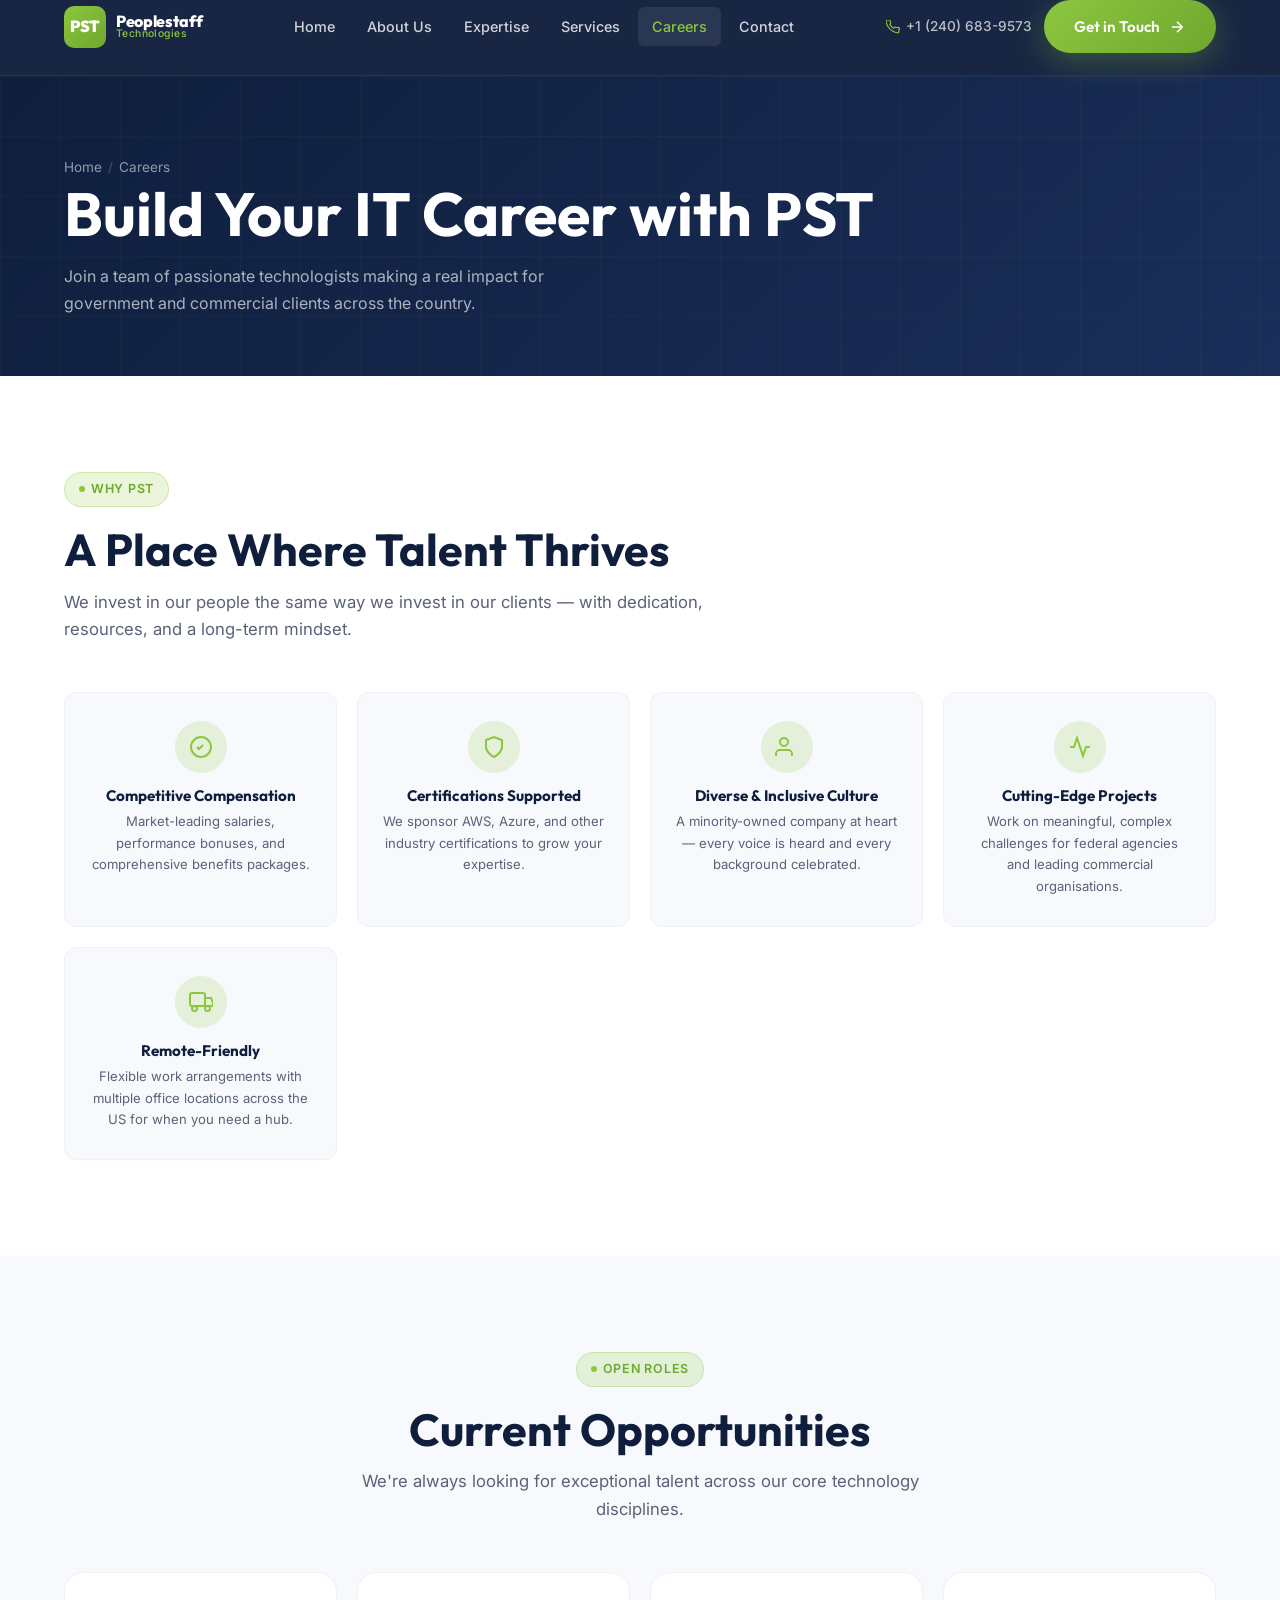
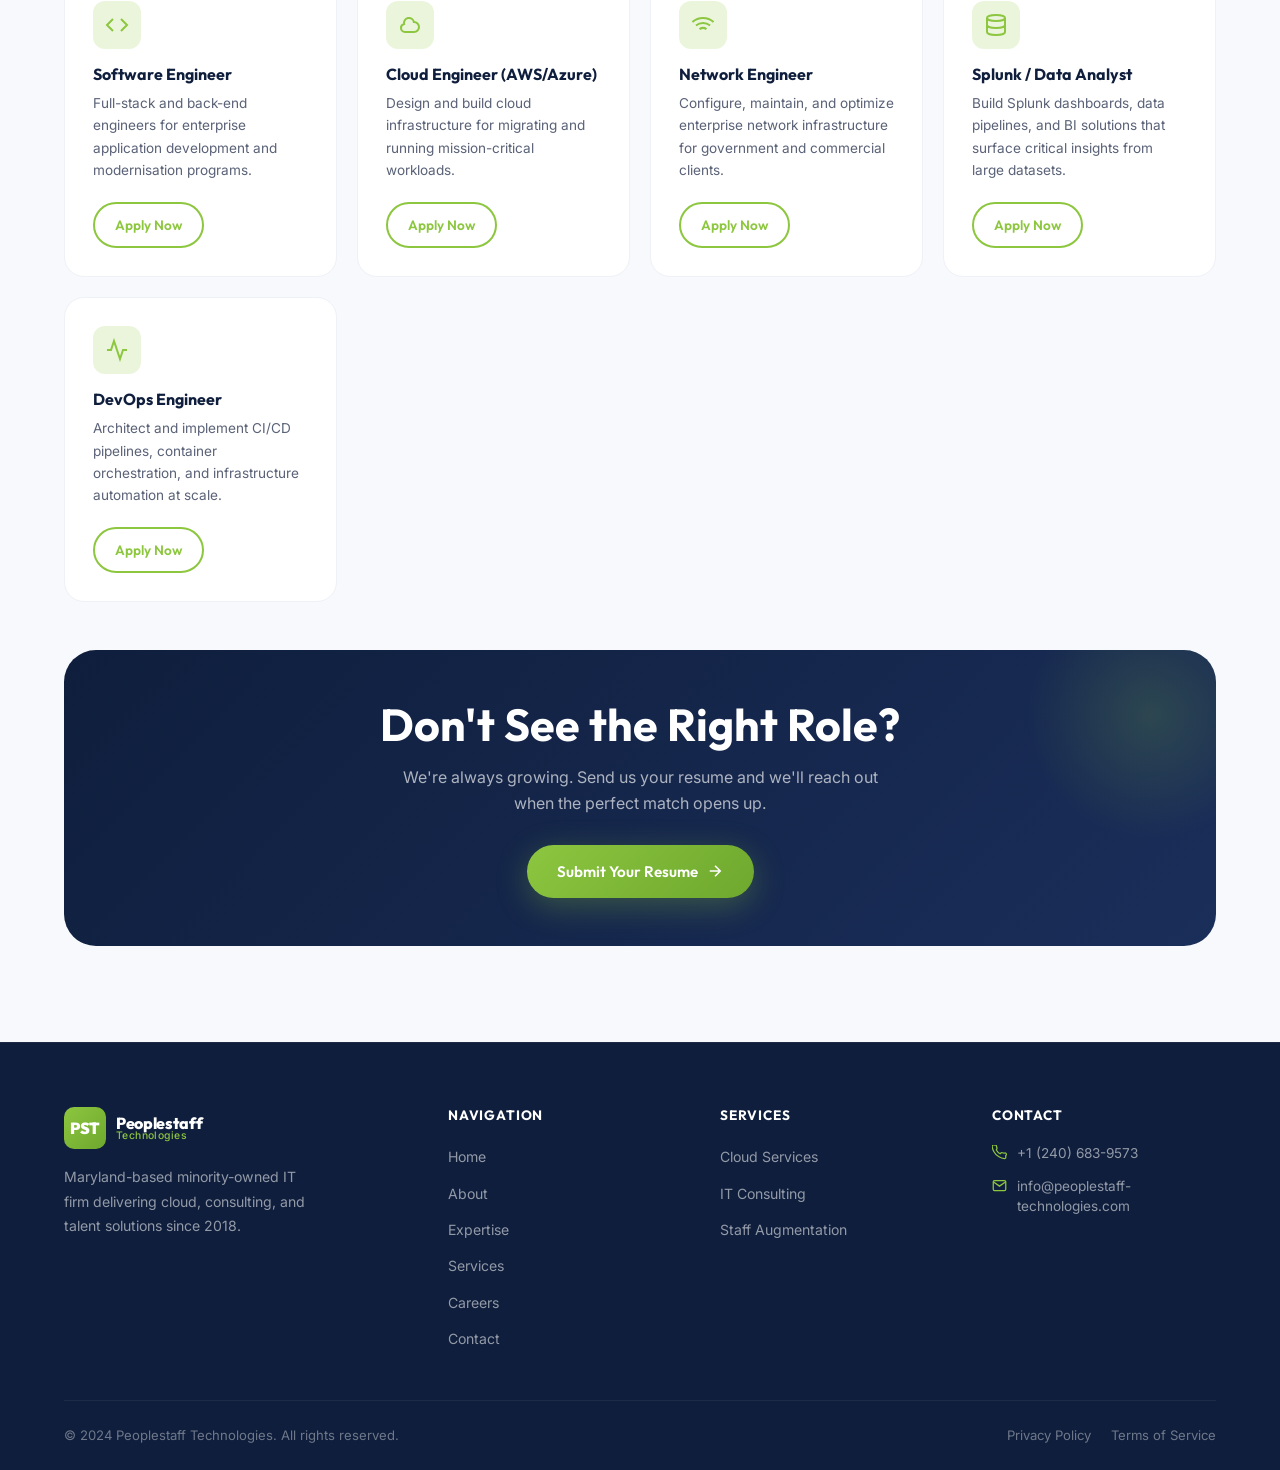
<file: careers.html>
<!DOCTYPE html>
<html lang="en">
<head>
  <meta charset="UTF-8"/>
  <meta name="viewport" content="width=device-width, initial-scale=1.0"/>
  <title>Careers | Peoplestaff Technologies</title>
  <meta name="description" content="Build your IT career with Peoplestaff Technologies. Open roles in Software Engineering, Cloud, DevOps, Networking, and Splunk/Data Analysis."/>
  <link rel="stylesheet" href="style.css"/>
  <style>
    .perks-grid { display:grid; grid-template-columns:repeat(auto-fit,minmax(220px,1fr)); gap:20px; margin-top:48px; }
    .perk-card {
      background:var(--clr-off-white); border:1px solid var(--clr-grey-100);
      border-radius:var(--radius-md); padding:28px 24px; text-align:center; transition:var(--transition);
    }
    .perk-card:hover { border-color:rgba(141,198,63,0.4); transform:translateY(-4px); }
    .perk-icon { width:52px; height:52px; border-radius:50%; background:var(--clr-green-glow); display:flex; align-items:center; justify-content:center; margin:0 auto 14px; }
    .perk-icon svg { width:24px; height:24px; color:var(--clr-green); }
    .perk-card h4 { font-size:0.95rem; margin-bottom:6px; }
    .perk-card p  { font-size:0.82rem; }
    .apply-box {
      background:linear-gradient(135deg,var(--clr-navy),var(--clr-navy-mid));
      border-radius:var(--radius-xl); padding:48px 40px; text-align:center; margin-top:48px;
      position:relative; overflow:hidden;
    }
    .apply-box::before { content:''; position:absolute; top:-60px; right:-60px; width:250px; height:250px; border-radius:50%; background:radial-gradient(circle,rgba(141,198,63,0.18) 0%,transparent 70%); }
    .apply-box h2 { color:white; margin-bottom:12px; }
    .apply-box p  { color:rgba(255,255,255,0.65); max-width:500px; margin:0 auto 28px; }
  </style>
</head>
<body>
<header id="header">
  <div class="container"><div class="header-inner">
    <a href="index.html" class="logo"><div class="logo-mark">PST</div><div class="logo-text"><span>Peoplestaff</span><span>Technologies</span></div></a>
    <nav class="nav">
      <a href="index.html">Home</a><a href="about.html">About Us</a><a href="expertise.html">Expertise</a>
      <a href="services.html">Services</a><a href="careers.html" class="active">Careers</a><a href="contact.html">Contact</a>
    </nav>
    <div class="nav-actions">
      <span class="nav-contact"><svg viewBox="0 0 24 24" fill="none" stroke="currentColor" stroke-width="2"><path d="M22 16.92v3a2 2 0 01-2.18 2 19.79 19.79 0 01-8.63-3.07A19.5 19.5 0 013.07 10.8 19.79 19.79 0 01.22 2.18 2 2 0 012.18 0h3a2 2 0 012 1.72c.127.96.361 1.903.7 2.81a2 2 0 01-.45 2.11L6.91 7.91a16 16 0 006.16 6.16l1.27-1.27a2 2 0 012.11-.45c.907.339 1.85.573 2.81.7A2 2 0 0122 16.92z"/></svg>+1 (240) 683-9573</span>
      <a href="contact.html" class="btn btn-primary">Get in Touch <svg viewBox="0 0 24 24" fill="none" stroke="currentColor" stroke-width="2"><path d="M5 12h14M12 5l7 7-7 7"/></svg></a>
      <button class="menu-toggle" aria-label="Menu"><span></span><span></span><span></span></button>
    </div>
  </div></div>
</header>
<nav class="mobile-nav">
  <a href="index.html">Home</a><a href="about.html">About Us</a><a href="expertise.html">Expertise</a>
  <a href="services.html">Services</a><a href="careers.html" class="active">Careers</a><a href="contact.html">Contact</a>
  <a href="contact.html" class="btn btn-primary">Get in Touch</a>
</nav>
<div class="page-content">

<section class="page-hero">
  <div class="container"><div class="page-hero-content">
    <div class="breadcrumb"><a href="index.html">Home</a><span class="breadcrumb-sep">/</span><span>Careers</span></div>
    <h1>Build Your IT Career with PST</h1>
    <p style="color:rgba(255,255,255,0.65);margin-top:10px;max-width:520px;">Join a team of passionate technologists making a real impact for government and commercial clients across the country.</p>
  </div></div>
</section>

<!-- Why work here -->
<section class="section">
  <div class="container">
    <div class="section-header fade-up">
      <div class="badge">Why PST</div>
      <h2>A Place Where Talent Thrives</h2>
      <p>We invest in our people the same way we invest in our clients — with dedication, resources, and a long-term mindset.</p>
    </div>
    <div class="perks-grid">
      <div class="perk-card fade-up delay-1">
        <div class="perk-icon"><svg viewBox="0 0 24 24" fill="none" stroke="currentColor" stroke-width="2"><circle cx="12" cy="12" r="10"/><path d="M8 12l2 2 4-4"/></svg></div>
        <h4>Competitive Compensation</h4>
        <p>Market-leading salaries, performance bonuses, and comprehensive benefits packages.</p>
      </div>
      <div class="perk-card fade-up delay-2">
        <div class="perk-icon"><svg viewBox="0 0 24 24" fill="none" stroke="currentColor" stroke-width="2"><path d="M12 22s8-4 8-10V5l-8-3-8 3v7c0 6 8 10 8 10z"/></svg></div>
        <h4>Certifications Supported</h4>
        <p>We sponsor AWS, Azure, and other industry certifications to grow your expertise.</p>
      </div>
      <div class="perk-card fade-up delay-3">
        <div class="perk-icon"><svg viewBox="0 0 24 24" fill="none" stroke="currentColor" stroke-width="2"><path d="M17 21v-2a4 4 0 00-4-4H5a4 4 0 00-4 4v2"/><circle cx="9" cy="7" r="4"/></svg></div>
        <h4>Diverse & Inclusive Culture</h4>
        <p>A minority-owned company at heart — every voice is heard and every background celebrated.</p>
      </div>
      <div class="perk-card fade-up delay-4">
        <div class="perk-icon"><svg viewBox="0 0 24 24" fill="none" stroke="currentColor" stroke-width="2"><polyline points="22 12 18 12 15 21 9 3 6 12 2 12"/></svg></div>
        <h4>Cutting-Edge Projects</h4>
        <p>Work on meaningful, complex challenges for federal agencies and leading commercial organisations.</p>
      </div>
      <div class="perk-card fade-up" style="transition-delay:0.5s">
        <div class="perk-icon"><svg viewBox="0 0 24 24" fill="none" stroke="currentColor" stroke-width="2"><rect x="1" y="3" width="15" height="13" rx="2"/><path d="M16 8h6l2 5v3h-8V8z"/><circle cx="5.5" cy="18.5" r="2.5"/><circle cx="18.5" cy="18.5" r="2.5"/></svg></div>
        <h4>Remote-Friendly</h4>
        <p>Flexible work arrangements with multiple office locations across the US for when you need a hub.</p>
      </div>
    </div>
  </div>
</section>

<!-- Open Roles -->
<section class="section" style="background:var(--clr-off-white);">
  <div class="container">
    <div class="section-header centered fade-up">
      <div class="badge">Open Roles</div>
      <h2>Current Opportunities</h2>
      <p>We're always looking for exceptional talent across our core technology disciplines.</p>
    </div>
    <div class="roles-grid">
      <div class="role-card fade-up delay-1">
        <div class="role-icon"><svg viewBox="0 0 24 24" fill="none" stroke="currentColor" stroke-width="2"><polyline points="16 18 22 12 16 6"/><polyline points="8 6 2 12 8 18"/></svg></div>
        <h3>Software Engineer</h3>
        <p>Full-stack and back-end engineers for enterprise application development and modernisation programs.</p>
        <a href="contact.html" class="btn btn-outline">Apply Now</a>
      </div>
      <div class="role-card fade-up delay-2">
        <div class="role-icon"><svg viewBox="0 0 24 24" fill="none" stroke="currentColor" stroke-width="2"><path d="M3 15a4 4 0 004 4h9a5 5 0 10-.1-9.999 5.002 5.002 0 10-9.78 2.096A4.001 4.001 0 003 15z"/></svg></div>
        <h3>Cloud Engineer (AWS/Azure)</h3>
        <p>Design and build cloud infrastructure for migrating and running mission-critical workloads.</p>
        <a href="contact.html" class="btn btn-outline">Apply Now</a>
      </div>
      <div class="role-card fade-up delay-3">
        <div class="role-icon"><svg viewBox="0 0 24 24" fill="none" stroke="currentColor" stroke-width="2"><path d="M5 12.55a11 11 0 0114.08 0M1.42 9a16 16 0 0121.16 0M8.53 16.11a6 6 0 016.95 0M12 20h.01"/></svg></div>
        <h3>Network Engineer</h3>
        <p>Configure, maintain, and optimize enterprise network infrastructure for government and commercial clients.</p>
        <a href="contact.html" class="btn btn-outline">Apply Now</a>
      </div>
      <div class="role-card fade-up delay-4">
        <div class="role-icon"><svg viewBox="0 0 24 24" fill="none" stroke="currentColor" stroke-width="2"><ellipse cx="12" cy="5" rx="9" ry="3"/><path d="M21 12c0 1.66-4 3-9 3s-9-1.34-9-3M21 19c0 1.66-4 3-9 3s-9-1.34-9-3M3 5v14M21 5v14"/></svg></div>
        <h3>Splunk / Data Analyst</h3>
        <p>Build Splunk dashboards, data pipelines, and BI solutions that surface critical insights from large datasets.</p>
        <a href="contact.html" class="btn btn-outline">Apply Now</a>
      </div>
      <div class="role-card fade-up" style="transition-delay:0.5s">
        <div class="role-icon"><svg viewBox="0 0 24 24" fill="none" stroke="currentColor" stroke-width="2"><polyline points="22 12 18 12 15 21 9 3 6 12 2 12"/></svg></div>
        <h3>DevOps Engineer</h3>
        <p>Architect and implement CI/CD pipelines, container orchestration, and infrastructure automation at scale.</p>
        <a href="contact.html" class="btn btn-outline">Apply Now</a>
      </div>
    </div>

    <div class="apply-box fade-up" style="position:relative;z-index:1;">
      <h2>Don't See the Right Role?</h2>
      <p>We're always growing. Send us your resume and we'll reach out when the perfect match opens up.</p>
      <a href="contact.html" class="btn btn-primary">Submit Your Resume <svg viewBox="0 0 24 24" fill="none" stroke="currentColor" stroke-width="2"><path d="M5 12h14M12 5l7 7-7 7"/></svg></a>
    </div>
  </div>
</section>

</div>
<footer id="footer">
  <div class="container">
    <div class="footer-top">
      <div class="footer-brand"><a href="index.html" class="logo"><div class="logo-mark">PST</div><div class="logo-text"><span>Peoplestaff</span><span>Technologies</span></div></a><p>Maryland-based minority-owned IT firm delivering cloud, consulting, and talent solutions since 2018.</p></div>
      <div class="footer-col"><h5>Navigation</h5><ul><li><a href="index.html">Home</a></li><li><a href="about.html">About</a></li><li><a href="expertise.html">Expertise</a></li><li><a href="services.html">Services</a></li><li><a href="careers.html">Careers</a></li><li><a href="contact.html">Contact</a></li></ul></div>
      <div class="footer-col"><h5>Services</h5><ul><li><a href="services.html">Cloud Services</a></li><li><a href="services.html">IT Consulting</a></li><li><a href="services.html">Staff Augmentation</a></li></ul></div>
      <div class="footer-col"><h5>Contact</h5><div class="footer-contact-item"><svg viewBox="0 0 24 24" fill="none" stroke="currentColor" stroke-width="2"><path d="M22 16.92v3a2 2 0 01-2.18 2 19.79 19.79 0 01-8.63-3.07A19.5 19.5 0 013.07 10.8 19.79 19.79 0 01.22 2.18 2 2 0 012.18 0h3a2 2 0 012 1.72c.127.96.361 1.903.7 2.81a2 2 0 01-.45 2.11L6.91 7.91a16 16 0 006.16 6.16l1.27-1.27a2 2 0 012.11-.45c.907.339 1.85.573 2.81.7A2 2 0 0122 16.92z"/></svg><span>+1 (240) 683-9573</span></div><div class="footer-contact-item"><svg viewBox="0 0 24 24" fill="none" stroke="currentColor" stroke-width="2"><path d="M4 4h16c1.1 0 2 .9 2 2v12c0 1.1-.9 2-2 2H4c-1.1 0-2-.9-2-2V6c0-1.1.9-2 2-2z"/><polyline points="22,6 12,13 2,6"/></svg><span>info@peoplestaff-technologies.com</span></div></div>
    </div>
    <div class="footer-bottom"><p>© 2024 Peoplestaff Technologies. All rights reserved.</p><div class="footer-bottom-links"><a href="#">Privacy Policy</a><a href="#">Terms of Service</a></div></div>
  </div>
</footer>
<button id="back-top" aria-label="Back to top"><svg viewBox="0 0 24 24" fill="none" stroke="currentColor" stroke-width="2.5"><path d="M18 15l-6-6-6 6"/></svg></button>
<script src="main.js"></script>
</body>
</html>
</file>
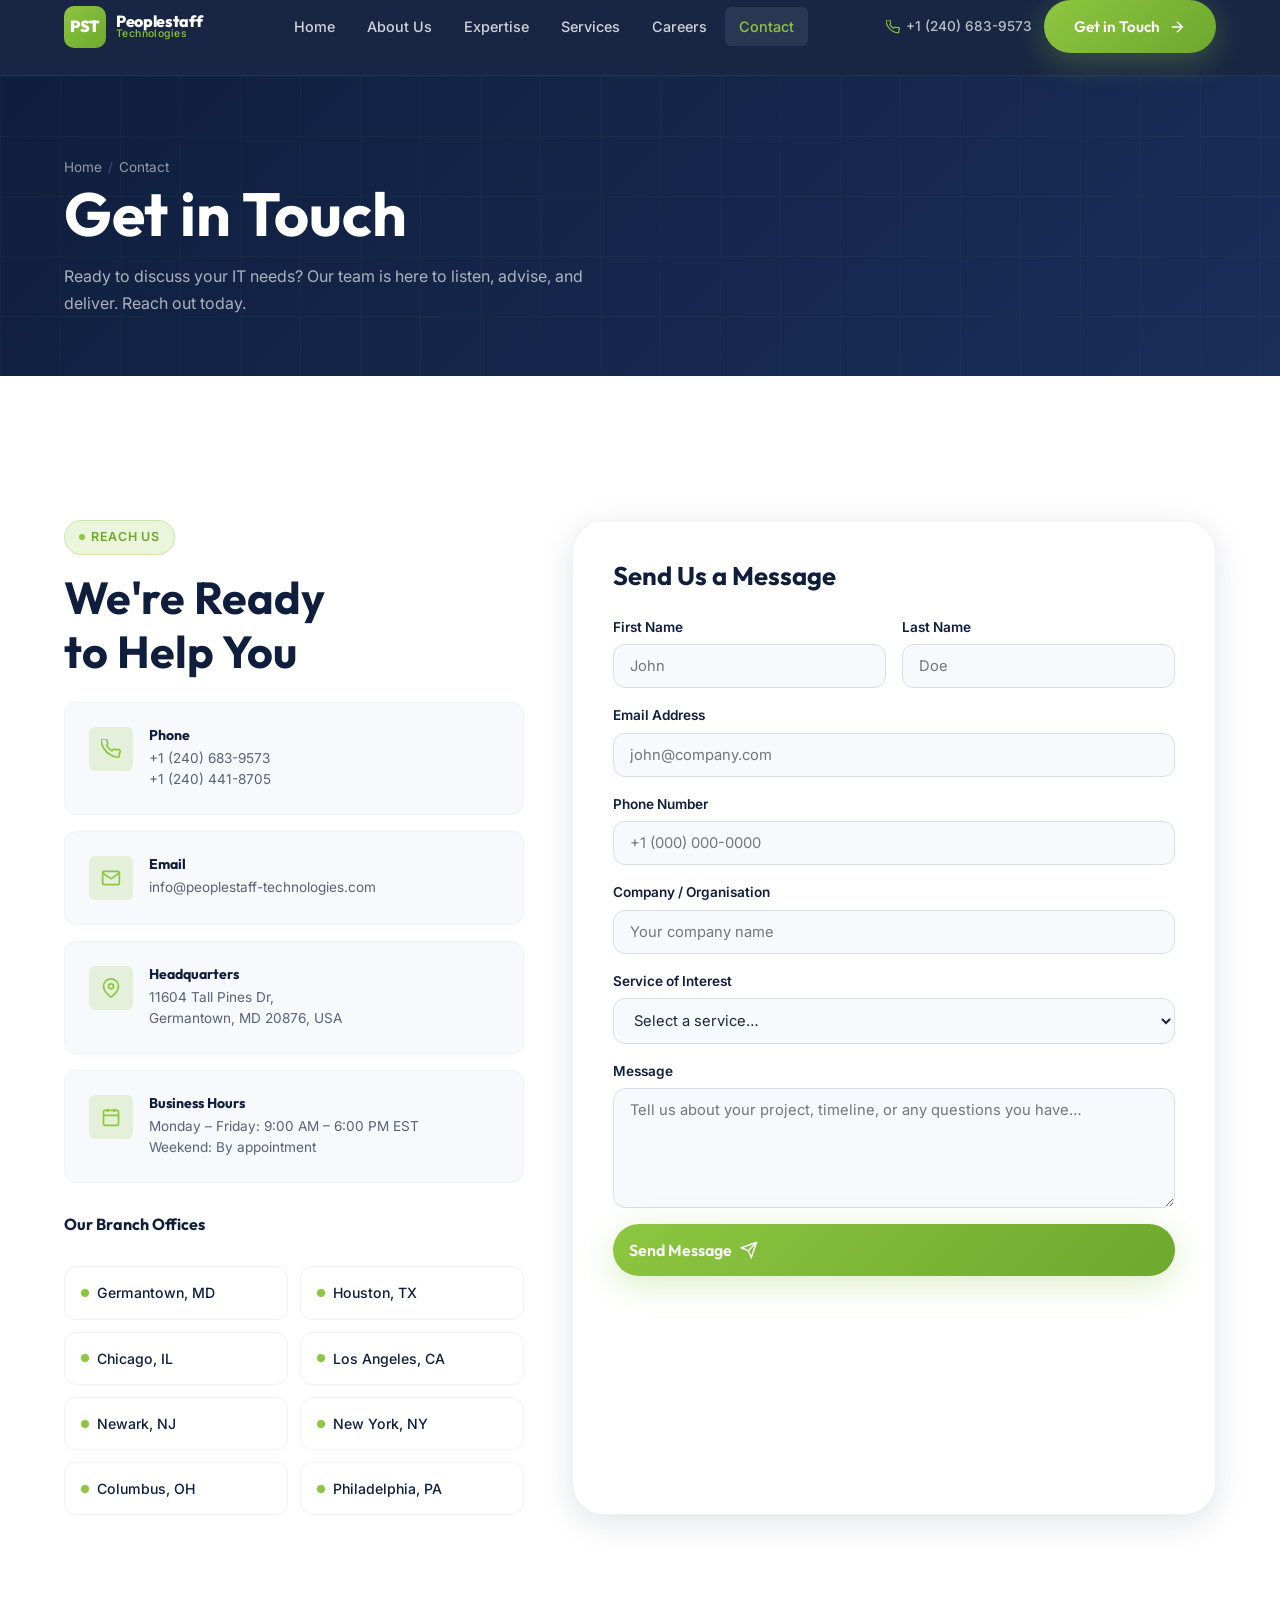
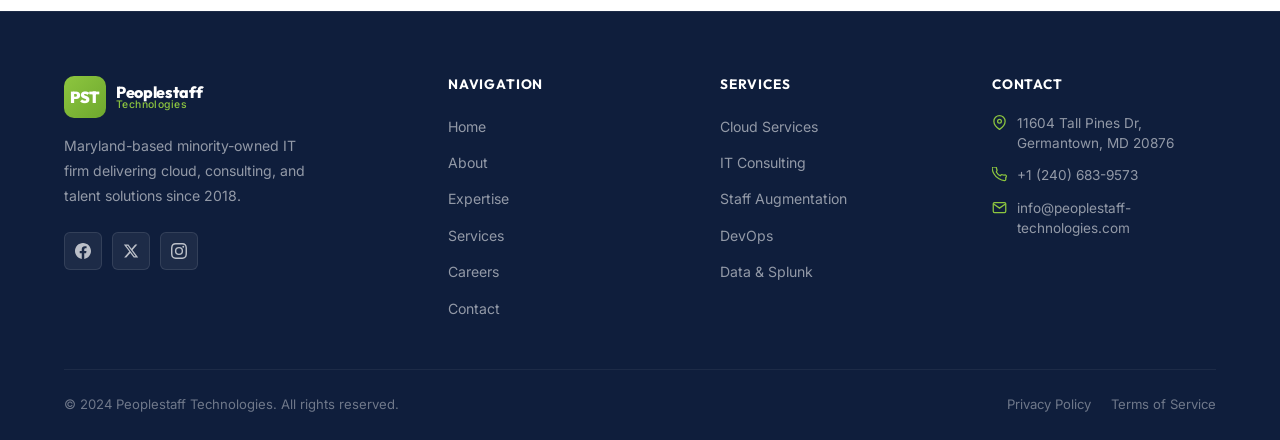
<file: contact.html>
<!DOCTYPE html>
<html lang="en">
<head>
  <meta charset="UTF-8"/>
  <meta name="viewport" content="width=device-width, initial-scale=1.0"/>
  <title>Contact Us | Peoplestaff Technologies</title>
  <meta name="description" content="Get in touch with Peoplestaff Technologies. Contact us for IT consulting, cloud services, staff augmentation, or career inquiries."/>
  <link rel="stylesheet" href="style.css"/>
</head>
<body>
<header id="header">
  <div class="container"><div class="header-inner">
    <a href="index.html" class="logo"><div class="logo-mark">PST</div><div class="logo-text"><span>Peoplestaff</span><span>Technologies</span></div></a>
    <nav class="nav">
      <a href="index.html">Home</a><a href="about.html">About Us</a><a href="expertise.html">Expertise</a>
      <a href="services.html">Services</a><a href="careers.html">Careers</a><a href="contact.html" class="active">Contact</a>
    </nav>
    <div class="nav-actions">
      <span class="nav-contact"><svg viewBox="0 0 24 24" fill="none" stroke="currentColor" stroke-width="2"><path d="M22 16.92v3a2 2 0 01-2.18 2 19.79 19.79 0 01-8.63-3.07A19.5 19.5 0 013.07 10.8 19.79 19.79 0 01.22 2.18 2 2 0 012.18 0h3a2 2 0 012 1.72c.127.96.361 1.903.7 2.81a2 2 0 01-.45 2.11L6.91 7.91a16 16 0 006.16 6.16l1.27-1.27a2 2 0 012.11-.45c.907.339 1.85.573 2.81.7A2 2 0 0122 16.92z"/></svg>+1 (240) 683-9573</span>
      <a href="contact.html" class="btn btn-primary">Get in Touch <svg viewBox="0 0 24 24" fill="none" stroke="currentColor" stroke-width="2"><path d="M5 12h14M12 5l7 7-7 7"/></svg></a>
      <button class="menu-toggle" aria-label="Menu"><span></span><span></span><span></span></button>
    </div>
  </div></div>
</header>
<nav class="mobile-nav">
  <a href="index.html">Home</a><a href="about.html">About Us</a><a href="expertise.html">Expertise</a>
  <a href="services.html">Services</a><a href="careers.html">Careers</a><a href="contact.html" class="active">Contact</a>
  <a href="contact.html" class="btn btn-primary">Get in Touch</a>
</nav>
<div class="page-content">

<section class="page-hero">
  <div class="container"><div class="page-hero-content">
    <div class="breadcrumb"><a href="index.html">Home</a><span class="breadcrumb-sep">/</span><span>Contact</span></div>
    <h1>Get in Touch</h1>
    <p style="color:rgba(255,255,255,0.65);margin-top:10px;max-width:520px;">Ready to discuss your IT needs? Our team is here to listen, advise, and deliver. Reach out today.</p>
  </div></div>
</section>

<section class="section">
  <div class="container">
    <div class="contact-layout">

      <!-- Left: Info -->
      <div>
        <div class="badge fade-up">Reach Us</div>
        <h2 class="fade-up" style="margin-bottom:24px;">We're Ready<br/>to Help You</h2>

        <div class="contact-info">
          <div class="contact-info-card fade-up delay-1">
            <div class="contact-info-icon"><svg viewBox="0 0 24 24" fill="none" stroke="currentColor" stroke-width="2"><path d="M22 16.92v3a2 2 0 01-2.18 2 19.79 19.79 0 01-8.63-3.07A19.5 19.5 0 013.07 10.8 19.79 19.79 0 01.22 2.18 2 2 0 012.18 0h3a2 2 0 012 1.72c.127.96.361 1.903.7 2.81a2 2 0 01-.45 2.11L6.91 7.91a16 16 0 006.16 6.16l1.27-1.27a2 2 0 012.11-.45c.907.339 1.85.573 2.81.7A2 2 0 0122 16.92z"/></svg></div>
            <div>
              <h4>Phone</h4>
              <p>+1 (240) 683-9573<br/>+1 (240) 441-8705</p>
            </div>
          </div>
          <div class="contact-info-card fade-up delay-2">
            <div class="contact-info-icon"><svg viewBox="0 0 24 24" fill="none" stroke="currentColor" stroke-width="2"><path d="M4 4h16c1.1 0 2 .9 2 2v12c0 1.1-.9 2-2 2H4c-1.1 0-2-.9-2-2V6c0-1.1.9-2 2-2z"/><polyline points="22,6 12,13 2,6"/></svg></div>
            <div>
              <h4>Email</h4>
              <p>info@peoplestaff-technologies.com</p>
            </div>
          </div>
          <div class="contact-info-card fade-up delay-3">
            <div class="contact-info-icon"><svg viewBox="0 0 24 24" fill="none" stroke="currentColor" stroke-width="2"><path d="M21 10c0 7-9 13-9 13s-9-6-9-13a9 9 0 0118 0z"/><circle cx="12" cy="10" r="3"/></svg></div>
            <div>
              <h4>Headquarters</h4>
              <p>11604 Tall Pines Dr,<br/>Germantown, MD 20876, USA</p>
            </div>
          </div>
          <div class="contact-info-card fade-up delay-4">
            <div class="contact-info-icon"><svg viewBox="0 0 24 24" fill="none" stroke="currentColor" stroke-width="2"><rect x="3" y="4" width="18" height="18" rx="2"/><path d="M16 2v4M8 2v4M3 10h18"/></svg></div>
            <div>
              <h4>Business Hours</h4>
              <p>Monday – Friday: 9:00 AM – 6:00 PM EST<br/>Weekend: By appointment</p>
            </div>
          </div>
        </div>

        <!-- Branch offices -->
        <div style="margin-top:32px;" class="fade-up">
          <h3 style="margin-bottom:16px;font-size:1rem;">Our Branch Offices</h3>
          <div class="offices-grid">
            <div class="office-tag"><span class="office-dot"></span>Germantown, MD</div>
            <div class="office-tag"><span class="office-dot"></span>Houston, TX</div>
            <div class="office-tag"><span class="office-dot"></span>Chicago, IL</div>
            <div class="office-tag"><span class="office-dot"></span>Los Angeles, CA</div>
            <div class="office-tag"><span class="office-dot"></span>Newark, NJ</div>
            <div class="office-tag"><span class="office-dot"></span>New York, NY</div>
            <div class="office-tag"><span class="office-dot"></span>Columbus, OH</div>
            <div class="office-tag"><span class="office-dot"></span>Philadelphia, PA</div>
          </div>
        </div>
      </div>

      <!-- Right: Form -->
      <div class="contact-form-wrap fade-up delay-2">
        <h3>Send Us a Message</h3>
        <form id="contact-form">
          <div class="form-row">
            <div class="form-group">
              <label for="first-name">First Name</label>
              <input type="text" id="first-name" name="first-name" placeholder="John" required/>
            </div>
            <div class="form-group">
              <label for="last-name">Last Name</label>
              <input type="text" id="last-name" name="last-name" placeholder="Doe" required/>
            </div>
          </div>
          <div class="form-group">
            <label for="email">Email Address</label>
            <input type="email" id="email" name="email" placeholder="john@company.com" required/>
          </div>
          <div class="form-group">
            <label for="phone">Phone Number</label>
            <input type="tel" id="phone" name="phone" placeholder="+1 (000) 000-0000"/>
          </div>
          <div class="form-group">
            <label for="company">Company / Organisation</label>
            <input type="text" id="company" name="company" placeholder="Your company name"/>
          </div>
          <div class="form-group">
            <label for="service">Service of Interest</label>
            <select id="service" name="service">
              <option value="">Select a service…</option>
              <option>Cloud Services</option>
              <option>IT Professional Consulting</option>
              <option>IT Staff Augmentation</option>
              <option>Multiple Services</option>
              <option>Career / Job Application</option>
              <option>Other</option>
            </select>
          </div>
          <div class="form-group">
            <label for="message">Message</label>
            <textarea id="message" name="message" placeholder="Tell us about your project, timeline, or any questions you have…" required></textarea>
          </div>
          <button type="submit" class="btn btn-primary form-submit">
            Send Message
            <svg viewBox="0 0 24 24" fill="none" stroke="currentColor" stroke-width="2"><path d="M22 2L11 13M22 2L15 22l-4-9-9-4 19-7z"/></svg>
          </button>
        </form>
      </div>

    </div>
  </div>
</section>

</div>
<footer id="footer">
  <div class="container">
    <div class="footer-top">
      <div class="footer-brand"><a href="index.html" class="logo"><div class="logo-mark">PST</div><div class="logo-text"><span>Peoplestaff</span><span>Technologies</span></div></a><p>Maryland-based minority-owned IT firm delivering cloud, consulting, and talent solutions since 2018.</p>
        <div class="footer-socials"><a href="#" class="social-btn"><svg viewBox="0 0 24 24" fill="currentColor"><path d="M24 12.073c0-6.627-5.373-12-12-12s-12 5.373-12 12c0 5.99 4.388 10.954 10.125 11.854v-8.385H7.078v-3.47h3.047V9.43c0-3.007 1.792-4.669 4.533-4.669 1.312 0 2.686.235 2.686.235v2.953H15.83c-1.491 0-1.956.925-1.956 1.874v2.25h3.328l-.532 3.47h-2.796v8.385C19.612 23.027 24 18.062 24 12.073z"/></svg></a><a href="#" class="social-btn"><svg viewBox="0 0 24 24" fill="currentColor"><path d="M18.244 2.25h3.308l-7.227 8.26 8.502 11.24H16.17l-5.214-6.817L4.99 21.75H1.68l7.73-8.835L1.254 2.25H8.08l4.713 6.231zm-1.161 17.52h1.833L7.084 4.126H5.117z"/></svg></a><a href="#" class="social-btn"><svg viewBox="0 0 24 24" fill="currentColor"><path d="M12 2.163c3.204 0 3.584.012 4.85.07 3.252.148 4.771 1.691 4.919 4.919.058 1.265.069 1.645.069 4.849 0 3.205-.012 3.584-.069 4.849-.149 3.225-1.664 4.771-4.919 4.919-1.266.058-1.644.07-4.85.07-3.204 0-3.584-.012-4.849-.07-3.26-.149-4.771-1.699-4.919-4.92-.058-1.265-.07-1.644-.07-4.849 0-3.204.013-3.583.07-4.849.149-3.227 1.664-4.771 4.919-4.919 1.266-.057 1.645-.069 4.849-.069zM12 0C8.741 0 8.333.014 7.053.072 2.695.272.273 2.69.073 7.052.014 8.333 0 8.741 0 12c0 3.259.014 3.668.072 4.948.2 4.358 2.618 6.78 6.98 6.98C8.333 23.986 8.741 24 12 24c3.259 0 3.668-.014 4.948-.072 4.354-.2 6.782-2.618 6.979-6.98.059-1.28.073-1.689.073-4.948 0-3.259-.014-3.667-.072-4.947-.196-4.354-2.617-6.78-6.979-6.98C15.668.014 15.259 0 12 0zm0 5.838a6.162 6.162 0 100 12.324 6.162 6.162 0 000-12.324zM12 16a4 4 0 110-8 4 4 0 010 8zm6.406-11.845a1.44 1.44 0 100 2.881 1.44 1.44 0 000-2.881z"/></svg></a></div>
      </div>
      <div class="footer-col"><h5>Navigation</h5><ul><li><a href="index.html">Home</a></li><li><a href="about.html">About</a></li><li><a href="expertise.html">Expertise</a></li><li><a href="services.html">Services</a></li><li><a href="careers.html">Careers</a></li><li><a href="contact.html">Contact</a></li></ul></div>
      <div class="footer-col"><h5>Services</h5><ul><li><a href="services.html">Cloud Services</a></li><li><a href="services.html">IT Consulting</a></li><li><a href="services.html">Staff Augmentation</a></li><li><a href="expertise.html">DevOps</a></li><li><a href="expertise.html">Data & Splunk</a></li></ul></div>
      <div class="footer-col"><h5>Contact</h5><div class="footer-contact-item"><svg viewBox="0 0 24 24" fill="none" stroke="currentColor" stroke-width="2"><path d="M21 10c0 7-9 13-9 13s-9-6-9-13a9 9 0 0118 0z"/><circle cx="12" cy="10" r="3"/></svg><span>11604 Tall Pines Dr,<br/>Germantown, MD 20876</span></div><div class="footer-contact-item"><svg viewBox="0 0 24 24" fill="none" stroke="currentColor" stroke-width="2"><path d="M22 16.92v3a2 2 0 01-2.18 2 19.79 19.79 0 01-8.63-3.07A19.5 19.5 0 013.07 10.8 19.79 19.79 0 01.22 2.18 2 2 0 012.18 0h3a2 2 0 012 1.72c.127.96.361 1.903.7 2.81a2 2 0 01-.45 2.11L6.91 7.91a16 16 0 006.16 6.16l1.27-1.27a2 2 0 012.11-.45c.907.339 1.85.573 2.81.7A2 2 0 0122 16.92z"/></svg><span>+1 (240) 683-9573</span></div><div class="footer-contact-item"><svg viewBox="0 0 24 24" fill="none" stroke="currentColor" stroke-width="2"><path d="M4 4h16c1.1 0 2 .9 2 2v12c0 1.1-.9 2-2 2H4c-1.1 0-2-.9-2-2V6c0-1.1.9-2 2-2z"/><polyline points="22,6 12,13 2,6"/></svg><span>info@peoplestaff-technologies.com</span></div></div>
    </div>
    <div class="footer-bottom"><p>© 2024 Peoplestaff Technologies. All rights reserved.</p><div class="footer-bottom-links"><a href="#">Privacy Policy</a><a href="#">Terms of Service</a></div></div>
  </div>
</footer>
<button id="back-top" aria-label="Back to top"><svg viewBox="0 0 24 24" fill="none" stroke="currentColor" stroke-width="2.5"><path d="M18 15l-6-6-6 6"/></svg></button>
<script src="main.js"></script>
</body>
</html>
</file>
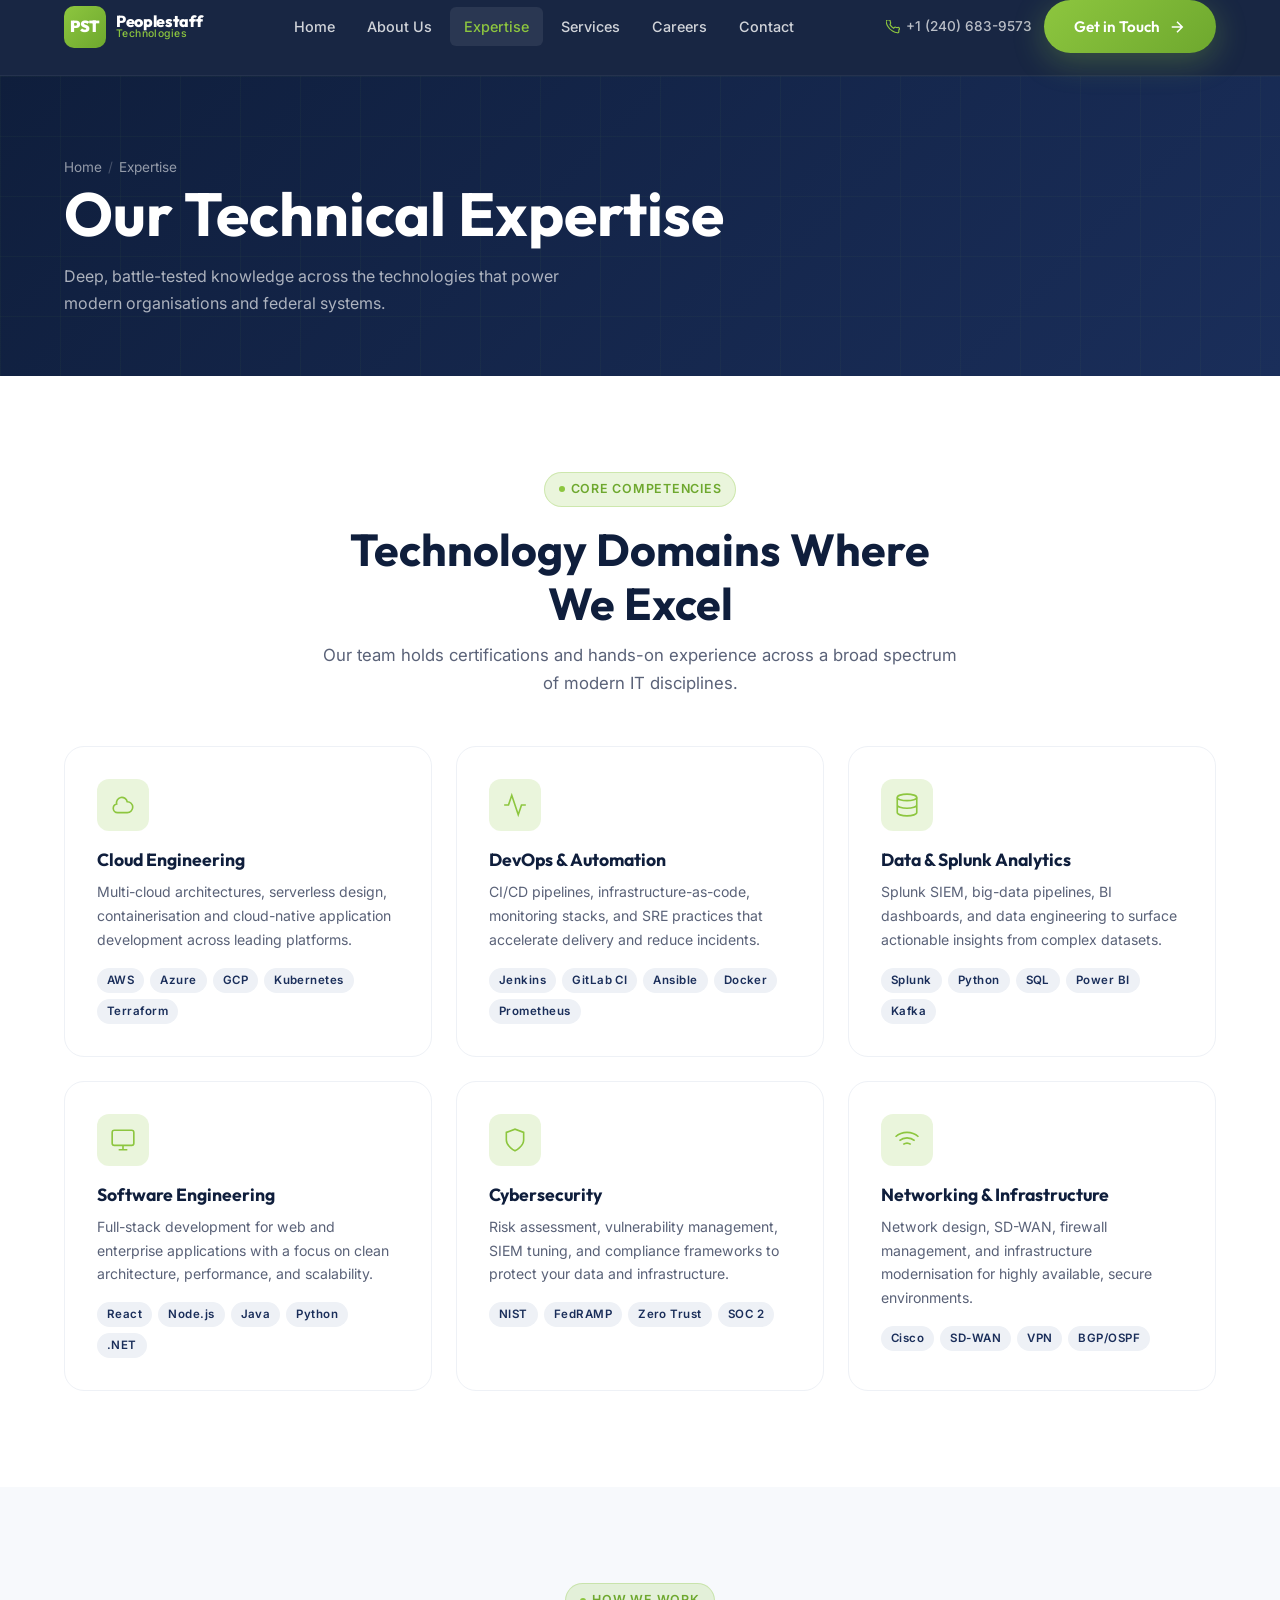
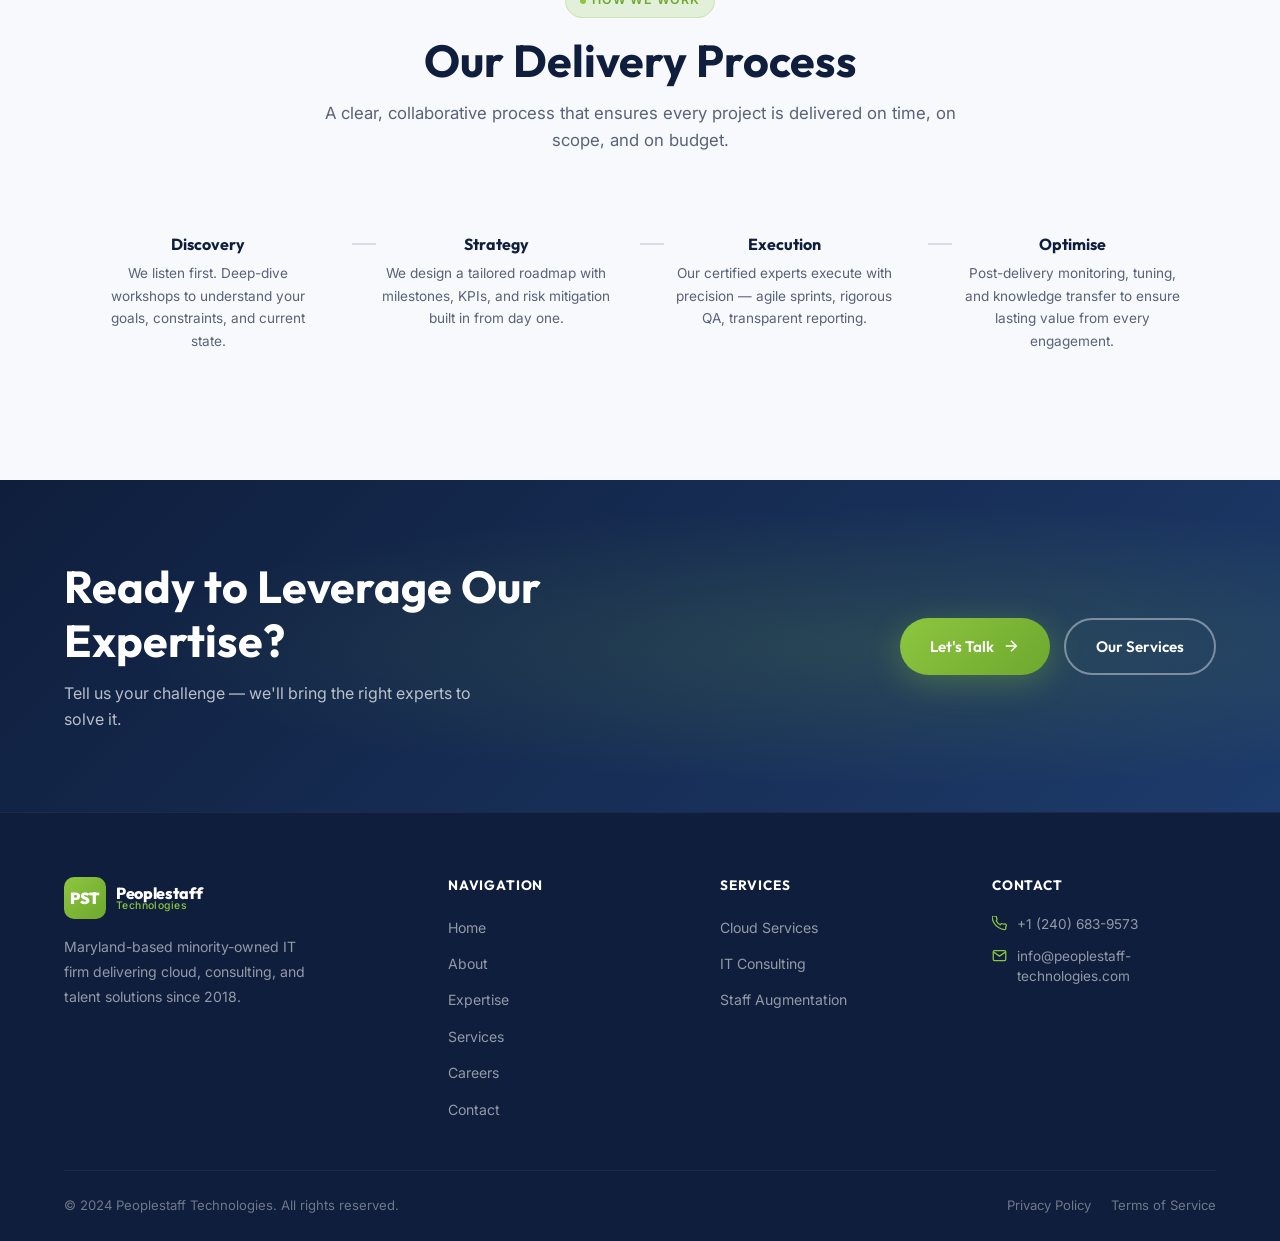
<file: expertise.html>
<!DOCTYPE html>
<html lang="en">
<head>
  <meta charset="UTF-8"/>
  <meta name="viewport" content="width=device-width, initial-scale=1.0"/>
  <title>Expertise | Peoplestaff Technologies</title>
  <meta name="description" content="PST's technical expertise spans Cloud, DevOps, Networking, Splunk/Data Analysis, Software Engineering, and more."/>
  <link rel="stylesheet" href="style.css"/>
  <style>
    .expertise-grid { display:grid; grid-template-columns:repeat(auto-fit,minmax(280px,1fr)); gap:24px; margin-top:48px; }
    .expertise-card {
      background:var(--clr-white); border:1px solid var(--clr-grey-100);
      border-radius:var(--radius-lg); padding:32px; transition:var(--transition);
      position:relative; overflow:hidden;
    }
    .expertise-card::after {
      content:''; position:absolute; bottom:0; left:0; right:0; height:3px;
      background:linear-gradient(90deg,var(--clr-green),var(--clr-green-dark));
      transform:scaleX(0); transform-origin:left; transition:var(--transition);
    }
    .expertise-card:hover { transform:translateY(-6px); box-shadow:var(--shadow-md); border-color:rgba(141,198,63,0.3); }
    .expertise-card:hover::after { transform:scaleX(1); }
    .exp-icon { width:52px; height:52px; border-radius:var(--radius-md); background:var(--clr-green-glow); display:flex; align-items:center; justify-content:center; margin-bottom:18px; }
    .exp-icon svg { width:26px; height:26px; color:var(--clr-green); }
    .expertise-card h3 { font-size:1.1rem; margin-bottom:10px; }
    .expertise-card p  { font-size:0.88rem; line-height:1.7; }
    .tech-tags { display:flex; flex-wrap:wrap; gap:6px; margin-top:16px; }
    .tech-tag {
      font-size:0.72rem; font-weight:600; letter-spacing:0.04em;
      background:var(--clr-grey-100); color:var(--clr-navy-mid);
      padding:3px 10px; border-radius:var(--radius-full);
    }
    .process-steps { display:grid; grid-template-columns:repeat(auto-fit,minmax(220px,1fr)); gap:0; margin-top:48px; counter-reset:steps; }
    .process-step { padding:32px 28px; position:relative; text-align:center; counter-increment:steps; }
    .process-step::before {
      content:counter(steps,'0'); display:block;
      font-family:var(--font-heading); font-size:3rem; font-weight:900;
      color:var(--clr-green-glow); line-height:1; margin-bottom:12px;
    }
    .process-step + .process-step::after {
      content:''; position:absolute; left:0; top:40px;
      height:2px; width:24px; background:var(--clr-grey-200);
    }
    .process-step h4 { font-size:1rem; margin-bottom:8px; }
    .process-step p  { font-size:0.85rem; }
  </style>
</head>
<body>
<header id="header">
  <div class="container"><div class="header-inner">
    <a href="index.html" class="logo"><div class="logo-mark">PST</div><div class="logo-text"><span>Peoplestaff</span><span>Technologies</span></div></a>
    <nav class="nav">
      <a href="index.html">Home</a><a href="about.html">About Us</a><a href="expertise.html" class="active">Expertise</a>
      <a href="services.html">Services</a><a href="careers.html">Careers</a><a href="contact.html">Contact</a>
    </nav>
    <div class="nav-actions">
      <span class="nav-contact"><svg viewBox="0 0 24 24" fill="none" stroke="currentColor" stroke-width="2"><path d="M22 16.92v3a2 2 0 01-2.18 2 19.79 19.79 0 01-8.63-3.07A19.5 19.5 0 013.07 10.8 19.79 19.79 0 01.22 2.18 2 2 0 012.18 0h3a2 2 0 012 1.72c.127.96.361 1.903.7 2.81a2 2 0 01-.45 2.11L6.91 7.91a16 16 0 006.16 6.16l1.27-1.27a2 2 0 012.11-.45c.907.339 1.85.573 2.81.7A2 2 0 0122 16.92z"/></svg>+1 (240) 683-9573</span>
      <a href="contact.html" class="btn btn-primary">Get in Touch <svg viewBox="0 0 24 24" fill="none" stroke="currentColor" stroke-width="2"><path d="M5 12h14M12 5l7 7-7 7"/></svg></a>
      <button class="menu-toggle" aria-label="Menu"><span></span><span></span><span></span></button>
    </div>
  </div></div>
</header>
<nav class="mobile-nav">
  <a href="index.html">Home</a><a href="about.html">About Us</a><a href="expertise.html" class="active">Expertise</a>
  <a href="services.html">Services</a><a href="careers.html">Careers</a><a href="contact.html">Contact</a>
  <a href="contact.html" class="btn btn-primary">Get in Touch</a>
</nav>
<div class="page-content">

<section class="page-hero">
  <div class="container"><div class="page-hero-content">
    <div class="breadcrumb"><a href="index.html">Home</a><span class="breadcrumb-sep">/</span><span>Expertise</span></div>
    <h1>Our Technical Expertise</h1>
    <p style="color:rgba(255,255,255,0.65);margin-top:10px;max-width:540px;">Deep, battle-tested knowledge across the technologies that power modern organisations and federal systems.</p>
  </div></div>
</section>

<section class="section">
  <div class="container">
    <div class="section-header centered fade-up">
      <div class="badge">Core Competencies</div>
      <h2>Technology Domains Where We Excel</h2>
      <p>Our team holds certifications and hands-on experience across a broad spectrum of modern IT disciplines.</p>
    </div>

    <div class="expertise-grid">
      <div class="expertise-card fade-up delay-1">
        <div class="exp-icon"><svg viewBox="0 0 24 24" fill="none" stroke="currentColor" stroke-width="1.5"><path d="M3 15a4 4 0 004 4h9a5 5 0 10-.1-9.999 5.002 5.002 0 10-9.78 2.096A4.001 4.001 0 003 15z"/></svg></div>
        <h3>Cloud Engineering</h3>
        <p>Multi-cloud architectures, serverless design, containerisation and cloud-native application development across leading platforms.</p>
        <div class="tech-tags"><span class="tech-tag">AWS</span><span class="tech-tag">Azure</span><span class="tech-tag">GCP</span><span class="tech-tag">Kubernetes</span><span class="tech-tag">Terraform</span></div>
      </div>

      <div class="expertise-card fade-up delay-2">
        <div class="exp-icon"><svg viewBox="0 0 24 24" fill="none" stroke="currentColor" stroke-width="1.5"><polyline points="22 12 18 12 15 21 9 3 6 12 2 12"/></svg></div>
        <h3>DevOps & Automation</h3>
        <p>CI/CD pipelines, infrastructure-as-code, monitoring stacks, and SRE practices that accelerate delivery and reduce incidents.</p>
        <div class="tech-tags"><span class="tech-tag">Jenkins</span><span class="tech-tag">GitLab CI</span><span class="tech-tag">Ansible</span><span class="tech-tag">Docker</span><span class="tech-tag">Prometheus</span></div>
      </div>

      <div class="expertise-card fade-up delay-3">
        <div class="exp-icon"><svg viewBox="0 0 24 24" fill="none" stroke="currentColor" stroke-width="1.5"><ellipse cx="12" cy="5" rx="9" ry="3"/><path d="M21 12c0 1.66-4 3-9 3s-9-1.34-9-3M21 19c0 1.66-4 3-9 3s-9-1.34-9-3M3 5v14M21 5v14"/></svg></div>
        <h3>Data & Splunk Analytics</h3>
        <p>Splunk SIEM, big-data pipelines, BI dashboards, and data engineering to surface actionable insights from complex datasets.</p>
        <div class="tech-tags"><span class="tech-tag">Splunk</span><span class="tech-tag">Python</span><span class="tech-tag">SQL</span><span class="tech-tag">Power BI</span><span class="tech-tag">Kafka</span></div>
      </div>

      <div class="expertise-card fade-up delay-1">
        <div class="exp-icon"><svg viewBox="0 0 24 24" fill="none" stroke="currentColor" stroke-width="1.5"><rect x="2" y="3" width="20" height="14" rx="2"/><path d="M8 21h8M12 17v4"/></svg></div>
        <h3>Software Engineering</h3>
        <p>Full-stack development for web and enterprise applications with a focus on clean architecture, performance, and scalability.</p>
        <div class="tech-tags"><span class="tech-tag">React</span><span class="tech-tag">Node.js</span><span class="tech-tag">Java</span><span class="tech-tag">Python</span><span class="tech-tag">.NET</span></div>
      </div>

      <div class="expertise-card fade-up delay-2">
        <div class="exp-icon"><svg viewBox="0 0 24 24" fill="none" stroke="currentColor" stroke-width="1.5"><path d="M12 22s8-4 8-10V5l-8-3-8 3v7c0 6 8 10 8 10z"/></svg></div>
        <h3>Cybersecurity</h3>
        <p>Risk assessment, vulnerability management, SIEM tuning, and compliance frameworks to protect your data and infrastructure.</p>
        <div class="tech-tags"><span class="tech-tag">NIST</span><span class="tech-tag">FedRAMP</span><span class="tech-tag">Zero Trust</span><span class="tech-tag">SOC 2</span></div>
      </div>

      <div class="expertise-card fade-up delay-3">
        <div class="exp-icon"><svg viewBox="0 0 24 24" fill="none" stroke="currentColor" stroke-width="1.5"><path d="M5 12.55a11 11 0 0114.08 0M1.42 9a16 16 0 0121.16 0M8.53 16.11a6 6 0 016.95 0M12 20h.01"/></svg></div>
        <h3>Networking & Infrastructure</h3>
        <p>Network design, SD-WAN, firewall management, and infrastructure modernisation for highly available, secure environments.</p>
        <div class="tech-tags"><span class="tech-tag">Cisco</span><span class="tech-tag">SD-WAN</span><span class="tech-tag">VPN</span><span class="tech-tag">BGP/OSPF</span></div>
      </div>
    </div>
  </div>
</section>

<!-- Delivery Process -->
<section class="section" style="background:var(--clr-off-white);">
  <div class="container">
    <div class="section-header centered fade-up">
      <div class="badge">How We Work</div>
      <h2>Our Delivery Process</h2>
      <p>A clear, collaborative process that ensures every project is delivered on time, on scope, and on budget.</p>
    </div>
    <div class="process-steps">
      <div class="process-step fade-up delay-1">
        <h4>Discovery</h4>
        <p>We listen first. Deep-dive workshops to understand your goals, constraints, and current state.</p>
      </div>
      <div class="process-step fade-up delay-2">
        <h4>Strategy</h4>
        <p>We design a tailored roadmap with milestones, KPIs, and risk mitigation built in from day one.</p>
      </div>
      <div class="process-step fade-up delay-3">
        <h4>Execution</h4>
        <p>Our certified experts execute with precision — agile sprints, rigorous QA, transparent reporting.</p>
      </div>
      <div class="process-step fade-up delay-4">
        <h4>Optimise</h4>
        <p>Post-delivery monitoring, tuning, and knowledge transfer to ensure lasting value from every engagement.</p>
      </div>
    </div>
  </div>
</section>

<section class="cta-section">
  <div class="container"><div class="cta-inner">
    <div><h2>Ready to Leverage Our Expertise?</h2><p>Tell us your challenge — we'll bring the right experts to solve it.</p></div>
    <div class="cta-actions">
      <a href="contact.html" class="btn btn-primary">Let's Talk <svg viewBox="0 0 24 24" fill="none" stroke="currentColor" stroke-width="2"><path d="M5 12h14M12 5l7 7-7 7"/></svg></a>
      <a href="services.html" class="btn btn-ghost">Our Services</a>
    </div>
  </div></div>
</section>

</div>
<footer id="footer">
  <div class="container">
    <div class="footer-top">
      <div class="footer-brand"><a href="index.html" class="logo"><div class="logo-mark">PST</div><div class="logo-text"><span>Peoplestaff</span><span>Technologies</span></div></a><p>Maryland-based minority-owned IT firm delivering cloud, consulting, and talent solutions since 2018.</p></div>
      <div class="footer-col"><h5>Navigation</h5><ul><li><a href="index.html">Home</a></li><li><a href="about.html">About</a></li><li><a href="expertise.html">Expertise</a></li><li><a href="services.html">Services</a></li><li><a href="careers.html">Careers</a></li><li><a href="contact.html">Contact</a></li></ul></div>
      <div class="footer-col"><h5>Services</h5><ul><li><a href="services.html">Cloud Services</a></li><li><a href="services.html">IT Consulting</a></li><li><a href="services.html">Staff Augmentation</a></li></ul></div>
      <div class="footer-col"><h5>Contact</h5><div class="footer-contact-item"><svg viewBox="0 0 24 24" fill="none" stroke="currentColor" stroke-width="2"><path d="M22 16.92v3a2 2 0 01-2.18 2 19.79 19.79 0 01-8.63-3.07A19.5 19.5 0 013.07 10.8 19.79 19.79 0 01.22 2.18 2 2 0 012.18 0h3a2 2 0 012 1.72c.127.96.361 1.903.7 2.81a2 2 0 01-.45 2.11L6.91 7.91a16 16 0 006.16 6.16l1.27-1.27a2 2 0 012.11-.45c.907.339 1.85.573 2.81.7A2 2 0 0122 16.92z"/></svg><span>+1 (240) 683-9573</span></div><div class="footer-contact-item"><svg viewBox="0 0 24 24" fill="none" stroke="currentColor" stroke-width="2"><path d="M4 4h16c1.1 0 2 .9 2 2v12c0 1.1-.9 2-2 2H4c-1.1 0-2-.9-2-2V6c0-1.1.9-2 2-2z"/><polyline points="22,6 12,13 2,6"/></svg><span>info@peoplestaff-technologies.com</span></div></div>
    </div>
    <div class="footer-bottom"><p>© 2024 Peoplestaff Technologies. All rights reserved.</p><div class="footer-bottom-links"><a href="#">Privacy Policy</a><a href="#">Terms of Service</a></div></div>
  </div>
</footer>
<button id="back-top" aria-label="Back to top"><svg viewBox="0 0 24 24" fill="none" stroke="currentColor" stroke-width="2.5"><path d="M18 15l-6-6-6 6"/></svg></button>
<script src="main.js"></script>
</body>
</html>
</file>
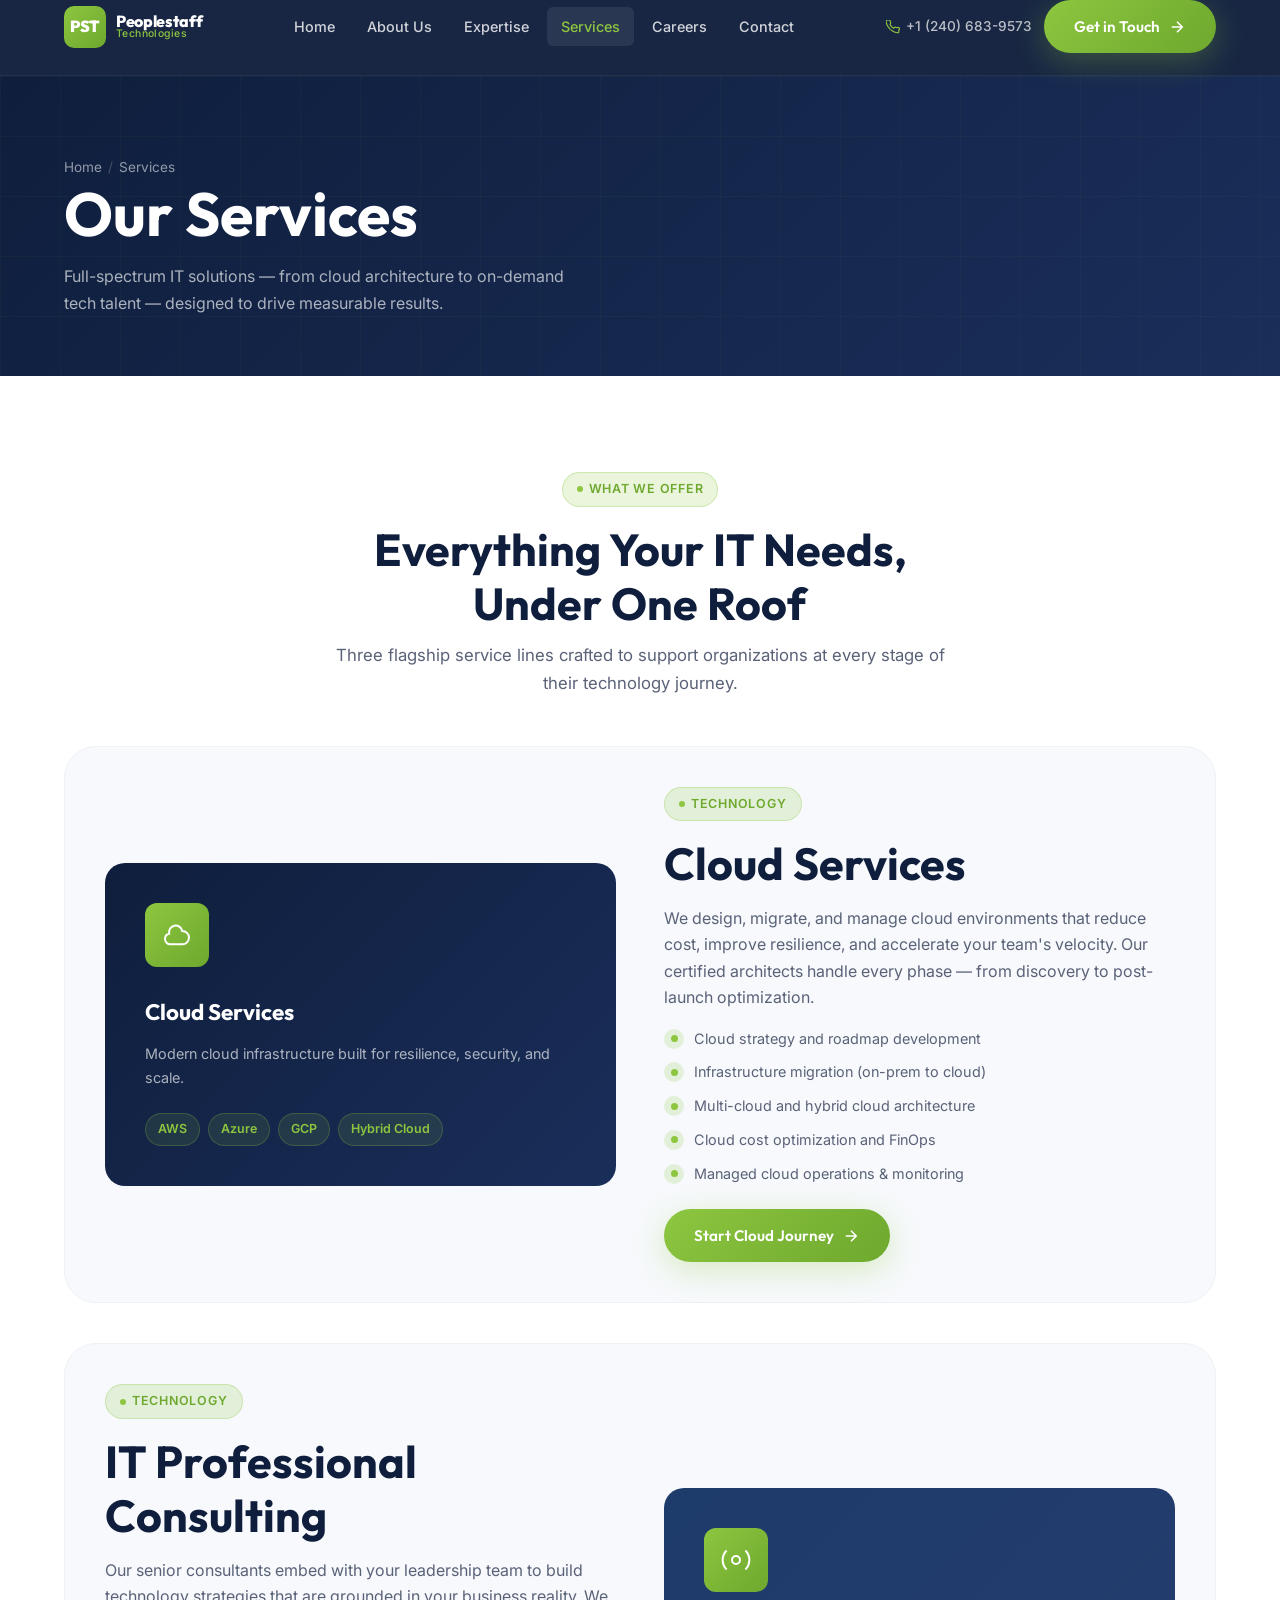
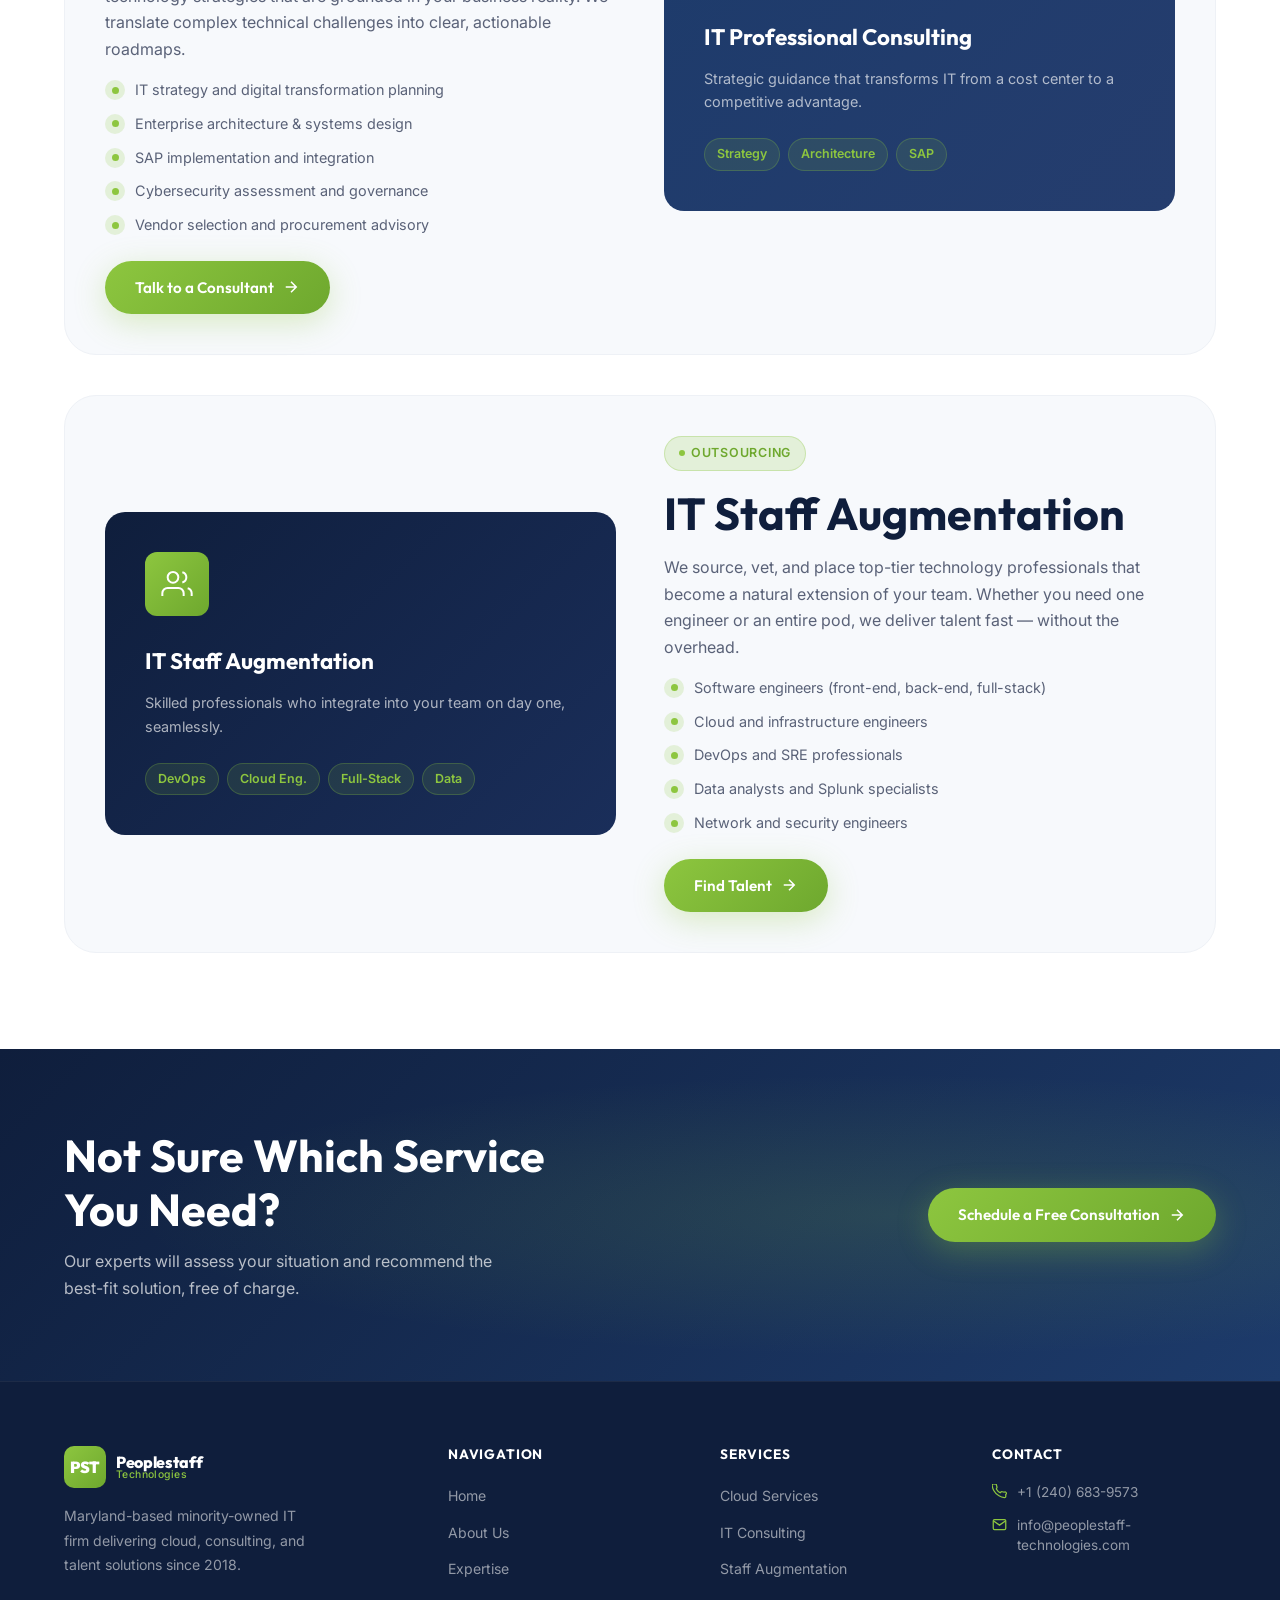
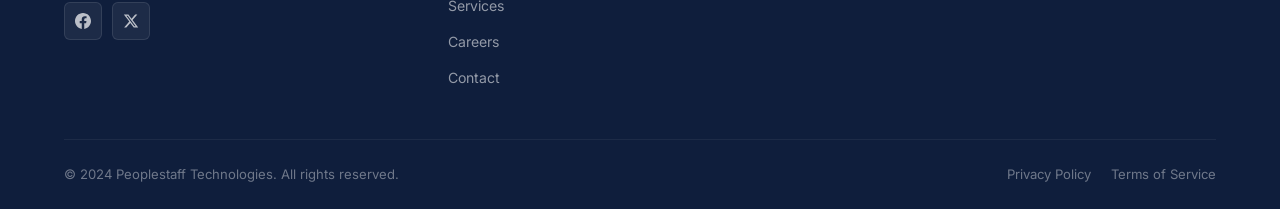
<file: services.html>
<!DOCTYPE html>
<html lang="en">
<head>
  <meta charset="UTF-8"/>
  <meta name="viewport" content="width=device-width, initial-scale=1.0"/>
  <title>Our Services | Peoplestaff Technologies</title>
  <meta name="description" content="Explore PST's IT services: Cloud Migration, IT Professional Consulting, and Staff Augmentation for government and commercial clients."/>
  <link rel="stylesheet" href="style.css"/>
  <style>
    .services-detail-grid { display:grid; gap:40px; margin-top:48px; }
    .service-detail-row {
      display:grid; grid-template-columns:1fr 1fr; gap:48px; align-items:center;
      padding:40px; background:var(--clr-off-white); border-radius:var(--radius-xl);
      border:1px solid var(--clr-grey-100);
    }
    .service-detail-row.reverse { direction:rtl; }
    .service-detail-row.reverse > * { direction:ltr; }
    .service-detail-visual {
      background:linear-gradient(135deg,var(--clr-navy) 0%,var(--clr-navy-mid) 100%);
      border-radius:var(--radius-lg); padding:40px; min-height:260px;
      display:flex; flex-direction:column; justify-content:center; gap:16px;
    }
    .service-detail-visual h3 { color:white; font-size:1.4rem; }
    .service-detail-visual p  { color:rgba(255,255,255,0.65); font-size:0.9rem; }
    .svc-icon-lg {
      width:64px; height:64px; border-radius:var(--radius-md);
      background:linear-gradient(135deg,var(--clr-green),var(--clr-green-dark));
      display:flex; align-items:center; justify-content:center; margin-bottom:16px;
    }
    .svc-icon-lg svg { width:32px; height:32px; color:white; }
    .service-detail-text h2 { margin-bottom:14px; }
    .service-detail-text p  { margin-bottom:14px; }
    .service-points { display:grid; gap:10px; margin-top:16px; }
    .service-point { display:flex; align-items:flex-start; gap:10px; }
    .service-point-dot {
      width:20px; height:20px; border-radius:50%; background:var(--clr-green-glow);
      display:flex; align-items:center; justify-content:center; flex-shrink:0; margin-top:2px;
    }
    .service-point-dot::after { content:''; width:7px; height:7px; border-radius:50%; background:var(--clr-green); display:block; }
    .service-point span { font-size:0.9rem; color:var(--clr-text-muted); }
    @media(max-width:768px){
      .service-detail-row { grid-template-columns:1fr; direction:ltr; }
      .service-detail-row.reverse { direction:ltr; }
    }
  </style>
</head>
<body>
<header id="header">
  <div class="container"><div class="header-inner">
    <a href="index.html" class="logo"><div class="logo-mark">PST</div><div class="logo-text"><span>Peoplestaff</span><span>Technologies</span></div></a>
    <nav class="nav">
      <a href="index.html">Home</a><a href="about.html">About Us</a><a href="expertise.html">Expertise</a>
      <a href="services.html" class="active">Services</a><a href="careers.html">Careers</a><a href="contact.html">Contact</a>
    </nav>
    <div class="nav-actions">
      <span class="nav-contact"><svg viewBox="0 0 24 24" fill="none" stroke="currentColor" stroke-width="2"><path d="M22 16.92v3a2 2 0 01-2.18 2 19.79 19.79 0 01-8.63-3.07A19.5 19.5 0 013.07 10.8 19.79 19.79 0 01.22 2.18 2 2 0 012.18 0h3a2 2 0 012 1.72c.127.96.361 1.903.7 2.81a2 2 0 01-.45 2.11L6.91 7.91a16 16 0 006.16 6.16l1.27-1.27a2 2 0 012.11-.45c.907.339 1.85.573 2.81.7A2 2 0 0122 16.92z"/></svg>+1 (240) 683-9573</span>
      <a href="contact.html" class="btn btn-primary">Get in Touch <svg viewBox="0 0 24 24" fill="none" stroke="currentColor" stroke-width="2"><path d="M5 12h14M12 5l7 7-7 7"/></svg></a>
      <button class="menu-toggle" aria-label="Menu"><span></span><span></span><span></span></button>
    </div>
  </div></div>
</header>
<nav class="mobile-nav">
  <a href="index.html">Home</a><a href="about.html">About Us</a><a href="expertise.html">Expertise</a>
  <a href="services.html" class="active">Services</a><a href="careers.html">Careers</a><a href="contact.html">Contact</a>
  <a href="contact.html" class="btn btn-primary">Get in Touch</a>
</nav>
<div class="page-content">

<section class="page-hero">
  <div class="container"><div class="page-hero-content">
    <div class="breadcrumb"><a href="index.html">Home</a><span class="breadcrumb-sep">/</span><span>Services</span></div>
    <h1>Our Services</h1>
    <p style="color:rgba(255,255,255,0.65);margin-top:10px;max-width:520px;">Full-spectrum IT solutions — from cloud architecture to on-demand tech talent — designed to drive measurable results.</p>
  </div></div>
</section>

<!-- Service detail sections -->
<section class="section">
  <div class="container">
    <div class="section-header centered fade-up">
      <div class="badge">What We Offer</div>
      <h2>Everything Your IT Needs,<br/>Under One Roof</h2>
      <p>Three flagship service lines crafted to support organizations at every stage of their technology journey.</p>
    </div>

    <div class="services-detail-grid">
      <!-- Cloud Services -->
      <div class="service-detail-row fade-up">
        <div class="service-detail-visual">
          <div class="svc-icon-lg"><svg viewBox="0 0 24 24" fill="none" stroke="currentColor" stroke-width="1.5"><path d="M3 15a4 4 0 004 4h9a5 5 0 10-.1-9.999 5.002 5.002 0 10-9.78 2.096A4.001 4.001 0 003 15z"/></svg></div>
          <h3>Cloud Services</h3>
          <p>Modern cloud infrastructure built for resilience, security, and scale.</p>
          <div style="display:flex;gap:8px;flex-wrap:wrap;margin-top:8px;">
            <span class="pill">AWS</span><span class="pill">Azure</span><span class="pill">GCP</span><span class="pill">Hybrid Cloud</span>
          </div>
        </div>
        <div class="service-detail-text">
          <div class="badge">Technology</div>
          <h2>Cloud Services</h2>
          <p>We design, migrate, and manage cloud environments that reduce cost, improve resilience, and accelerate your team's velocity. Our certified architects handle every phase — from discovery to post-launch optimization.</p>
          <div class="service-points">
            <div class="service-point"><div class="service-point-dot"></div><span>Cloud strategy and roadmap development</span></div>
            <div class="service-point"><div class="service-point-dot"></div><span>Infrastructure migration (on-prem to cloud)</span></div>
            <div class="service-point"><div class="service-point-dot"></div><span>Multi-cloud and hybrid cloud architecture</span></div>
            <div class="service-point"><div class="service-point-dot"></div><span>Cloud cost optimization and FinOps</span></div>
            <div class="service-point"><div class="service-point-dot"></div><span>Managed cloud operations & monitoring</span></div>
          </div>
          <a href="contact.html" class="btn btn-primary" style="margin-top:24px;">Start Cloud Journey <svg viewBox="0 0 24 24" fill="none" stroke="currentColor" stroke-width="2"><path d="M5 12h14M12 5l7 7-7 7"/></svg></a>
        </div>
      </div>

      <!-- IT Consulting -->
      <div class="service-detail-row reverse fade-up delay-1">
        <div class="service-detail-visual" style="background:linear-gradient(135deg,#1D3B6B,#253D6E)">
          <div class="svc-icon-lg"><svg viewBox="0 0 24 24" fill="none" stroke="currentColor" stroke-width="1.5"><circle cx="12" cy="12" r="3"/><path d="M19.07 4.93a10 10 0 010 14.14M4.93 4.93a10 10 0 000 14.14"/></svg></div>
          <h3>IT Professional Consulting</h3>
          <p>Strategic guidance that transforms IT from a cost center to a competitive advantage.</p>
          <div style="display:flex;gap:8px;flex-wrap:wrap;margin-top:8px;">
            <span class="pill">Strategy</span><span class="pill">Architecture</span><span class="pill">SAP</span>
          </div>
        </div>
        <div class="service-detail-text">
          <div class="badge">Technology</div>
          <h2>IT Professional Consulting</h2>
          <p>Our senior consultants embed with your leadership team to build technology strategies that are grounded in your business reality. We translate complex technical challenges into clear, actionable roadmaps.</p>
          <div class="service-points">
            <div class="service-point"><div class="service-point-dot"></div><span>IT strategy and digital transformation planning</span></div>
            <div class="service-point"><div class="service-point-dot"></div><span>Enterprise architecture & systems design</span></div>
            <div class="service-point"><div class="service-point-dot"></div><span>SAP implementation and integration</span></div>
            <div class="service-point"><div class="service-point-dot"></div><span>Cybersecurity assessment and governance</span></div>
            <div class="service-point"><div class="service-point-dot"></div><span>Vendor selection and procurement advisory</span></div>
          </div>
          <a href="contact.html" class="btn btn-primary" style="margin-top:24px;">Talk to a Consultant <svg viewBox="0 0 24 24" fill="none" stroke="currentColor" stroke-width="2"><path d="M5 12h14M12 5l7 7-7 7"/></svg></a>
        </div>
      </div>

      <!-- Staff Augmentation -->
      <div class="service-detail-row fade-up delay-2">
        <div class="service-detail-visual" style="background:linear-gradient(135deg,#0F1E3C,#1A2E5A)">
          <div class="svc-icon-lg"><svg viewBox="0 0 24 24" fill="none" stroke="currentColor" stroke-width="1.5"><path d="M17 21v-2a4 4 0 00-4-4H5a4 4 0 00-4 4v2"/><circle cx="9" cy="7" r="4"/><path d="M23 21v-2a4 4 0 00-3-3.87M16 3.13a4 4 0 010 7.75"/></svg></div>
          <h3>IT Staff Augmentation</h3>
          <p>Skilled professionals who integrate into your team on day one, seamlessly.</p>
          <div style="display:flex;gap:8px;flex-wrap:wrap;margin-top:8px;">
            <span class="pill">DevOps</span><span class="pill">Cloud Eng.</span><span class="pill">Full-Stack</span><span class="pill">Data</span>
          </div>
        </div>
        <div class="service-detail-text">
          <div class="badge">Outsourcing</div>
          <h2>IT Staff Augmentation</h2>
          <p>We source, vet, and place top-tier technology professionals that become a natural extension of your team. Whether you need one engineer or an entire pod, we deliver talent fast — without the overhead.</p>
          <div class="service-points">
            <div class="service-point"><div class="service-point-dot"></div><span>Software engineers (front-end, back-end, full-stack)</span></div>
            <div class="service-point"><div class="service-point-dot"></div><span>Cloud and infrastructure engineers</span></div>
            <div class="service-point"><div class="service-point-dot"></div><span>DevOps and SRE professionals</span></div>
            <div class="service-point"><div class="service-point-dot"></div><span>Data analysts and Splunk specialists</span></div>
            <div class="service-point"><div class="service-point-dot"></div><span>Network and security engineers</span></div>
          </div>
          <a href="contact.html" class="btn btn-primary" style="margin-top:24px;">Find Talent <svg viewBox="0 0 24 24" fill="none" stroke="currentColor" stroke-width="2"><path d="M5 12h14M12 5l7 7-7 7"/></svg></a>
        </div>
      </div>
    </div>
  </div>
</section>

<section class="cta-section">
  <div class="container"><div class="cta-inner">
    <div><h2>Not Sure Which Service You Need?</h2><p>Our experts will assess your situation and recommend the best-fit solution, free of charge.</p></div>
    <div class="cta-actions">
      <a href="contact.html" class="btn btn-primary">Schedule a Free Consultation <svg viewBox="0 0 24 24" fill="none" stroke="currentColor" stroke-width="2"><path d="M5 12h14M12 5l7 7-7 7"/></svg></a>
    </div>
  </div></div>
</section>

</div>
<footer id="footer">
  <div class="container">
    <div class="footer-top">
      <div class="footer-brand">
        <a href="index.html" class="logo"><div class="logo-mark">PST</div><div class="logo-text"><span>Peoplestaff</span><span>Technologies</span></div></a>
        <p>Maryland-based minority-owned IT firm delivering cloud, consulting, and talent solutions since 2018.</p>
        <div class="footer-socials"><a href="#" class="social-btn"><svg viewBox="0 0 24 24" fill="currentColor"><path d="M24 12.073c0-6.627-5.373-12-12-12s-12 5.373-12 12c0 5.99 4.388 10.954 10.125 11.854v-8.385H7.078v-3.47h3.047V9.43c0-3.007 1.792-4.669 4.533-4.669 1.312 0 2.686.235 2.686.235v2.953H15.83c-1.491 0-1.956.925-1.956 1.874v2.25h3.328l-.532 3.47h-2.796v8.385C19.612 23.027 24 18.062 24 12.073z"/></svg></a><a href="#" class="social-btn"><svg viewBox="0 0 24 24" fill="currentColor"><path d="M18.244 2.25h3.308l-7.227 8.26 8.502 11.24H16.17l-5.214-6.817L4.99 21.75H1.68l7.73-8.835L1.254 2.25H8.08l4.713 6.231zm-1.161 17.52h1.833L7.084 4.126H5.117z"/></svg></a></div>
      </div>
      <div class="footer-col"><h5>Navigation</h5><ul><li><a href="index.html">Home</a></li><li><a href="about.html">About Us</a></li><li><a href="expertise.html">Expertise</a></li><li><a href="services.html">Services</a></li><li><a href="careers.html">Careers</a></li><li><a href="contact.html">Contact</a></li></ul></div>
      <div class="footer-col"><h5>Services</h5><ul><li><a href="services.html">Cloud Services</a></li><li><a href="services.html">IT Consulting</a></li><li><a href="services.html">Staff Augmentation</a></li></ul></div>
      <div class="footer-col"><h5>Contact</h5>
        <div class="footer-contact-item"><svg viewBox="0 0 24 24" fill="none" stroke="currentColor" stroke-width="2"><path d="M22 16.92v3a2 2 0 01-2.18 2 19.79 19.79 0 01-8.63-3.07A19.5 19.5 0 013.07 10.8 19.79 19.79 0 01.22 2.18 2 2 0 012.18 0h3a2 2 0 012 1.72c.127.96.361 1.903.7 2.81a2 2 0 01-.45 2.11L6.91 7.91a16 16 0 006.16 6.16l1.27-1.27a2 2 0 012.11-.45c.907.339 1.85.573 2.81.7A2 2 0 0122 16.92z"/></svg><span>+1 (240) 683-9573</span></div>
        <div class="footer-contact-item"><svg viewBox="0 0 24 24" fill="none" stroke="currentColor" stroke-width="2"><path d="M4 4h16c1.1 0 2 .9 2 2v12c0 1.1-.9 2-2 2H4c-1.1 0-2-.9-2-2V6c0-1.1.9-2 2-2z"/><polyline points="22,6 12,13 2,6"/></svg><span>info@peoplestaff-technologies.com</span></div>
      </div>
    </div>
    <div class="footer-bottom"><p>© 2024 Peoplestaff Technologies. All rights reserved.</p><div class="footer-bottom-links"><a href="#">Privacy Policy</a><a href="#">Terms of Service</a></div></div>
  </div>
</footer>
<button id="back-top" aria-label="Back to top"><svg viewBox="0 0 24 24" fill="none" stroke="currentColor" stroke-width="2.5"><path d="M18 15l-6-6-6 6"/></svg></button>
<script src="main.js"></script>
</body>
</html>
</file>
<file: style.css>
/* ===================================================
   PEOPLESTAFF TECHNOLOGIES — Design System
   Primary: #1A2E5A  |  Accent: #8DC63F
   =================================================== */

@import url('https://fonts.googleapis.com/css2?family=Inter:wght@300;400;500;600;700;800;900&family=Outfit:wght@300;400;500;600;700;800&display=swap');

/* ─── CSS Custom Properties ─── */
:root {
  --clr-navy:       #0F1E3C;
  --clr-navy-mid:   #1A2E5A;
  --clr-navy-light: #253D6E;
  --clr-green:      #8DC63F;
  --clr-green-dark: #6EA82E;
  --clr-green-glow: rgba(141,198,63,0.18);
  --clr-white:      #FFFFFF;
  --clr-off-white:  #F7F9FC;
  --clr-grey-100:   #EEF1F6;
  --clr-grey-200:   #D8DDE8;
  --clr-grey-400:   #8A93A8;
  --clr-grey-600:   #4A5267;
  --clr-text:       #1C2438;
  --clr-text-muted: #5A6278;

  --font-heading: 'Outfit', sans-serif;
  --font-body:    'Inter', sans-serif;

  --radius-sm:  6px;
  --radius-md:  12px;
  --radius-lg:  20px;
  --radius-xl:  32px;
  --radius-full: 9999px;

  --shadow-sm:  0 2px 8px rgba(15,30,60,0.08);
  --shadow-md:  0 8px 32px rgba(15,30,60,0.12);
  --shadow-lg:  0 20px 60px rgba(15,30,60,0.16);
  --shadow-green: 0 8px 32px rgba(141,198,63,0.3);

  --transition: 0.3s cubic-bezier(0.4,0,0.2,1);
  --transition-slow: 0.6s cubic-bezier(0.4,0,0.2,1);

  --max-w: 1200px;
  --section-py: 96px;
  --header-h: 76px;
}

/* ─── Reset & Base ─── */
*, *::before, *::after { box-sizing: border-box; margin: 0; padding: 0; }

html { scroll-behavior: smooth; font-size: 16px; }

body {
  font-family: var(--font-body);
  color: var(--clr-text);
  background: var(--clr-white);
  line-height: 1.65;
  overflow-x: hidden;
}

img { max-width: 100%; display: block; }
a  { text-decoration: none; color: inherit; }
ul { list-style: none; }
button { cursor: pointer; border: none; background: none; font-family: inherit; }

/* ─── Typography ─── */
h1,h2,h3,h4,h5,h6 {
  font-family: var(--font-heading);
  font-weight: 700;
  line-height: 1.2;
  color: var(--clr-navy);
}
h1 { font-size: clamp(2.2rem, 5vw, 3.8rem); }
h2 { font-size: clamp(1.7rem, 3.5vw, 2.8rem); }
h3 { font-size: clamp(1.2rem, 2.5vw, 1.6rem); }
h4 { font-size: 1.15rem; }
p  { color: var(--clr-text-muted); font-size: 1rem; }

/* ─── Layout Utilities ─── */
.container { max-width: var(--max-w); margin: 0 auto; padding: 0 24px; }
.section    { padding: var(--section-py) 0; }
.section-sm { padding: 64px 0; }

.text-center { text-align: center; }
.text-green  { color: var(--clr-green); }
.text-white  { color: var(--clr-white); }
.text-muted  { color: var(--clr-text-muted); }

.badge {
  display: inline-flex; align-items: center; gap: 6px;
  background: var(--clr-green-glow);
  color: var(--clr-green-dark);
  font-size: 0.78rem; font-weight: 600; letter-spacing: 0.06em; text-transform: uppercase;
  padding: 6px 14px; border-radius: var(--radius-full);
  border: 1px solid rgba(141,198,63,0.3);
  margin-bottom: 16px;
}
.badge::before { content: ''; display: inline-block; width: 6px; height: 6px; border-radius: 50%; background: var(--clr-green); }

.section-header { max-width: 640px; }
.section-header.centered { margin: 0 auto; text-align: center; }
.section-header p { margin-top: 12px; font-size: 1.05rem; }

/* ─── Buttons ─── */
.btn {
  display: inline-flex; align-items: center; gap: 8px;
  padding: 14px 30px;
  font-size: 0.95rem; font-weight: 600; font-family: var(--font-heading);
  border-radius: var(--radius-full);
  transition: var(--transition);
  position: relative; overflow: hidden;
}

.btn-primary {
  background: linear-gradient(135deg, var(--clr-green) 0%, var(--clr-green-dark) 100%);
  color: var(--clr-white);
  box-shadow: var(--shadow-green);
}
.btn-primary:hover { transform: translateY(-2px); box-shadow: 0 12px 40px rgba(141,198,63,0.45); }

.btn-outline {
  background: transparent;
  color: var(--clr-green);
  border: 2px solid var(--clr-green);
}
.btn-outline:hover { background: var(--clr-green); color: var(--clr-white); }

.btn-white {
  background: var(--clr-white);
  color: var(--clr-navy);
  box-shadow: var(--shadow-md);
}
.btn-white:hover { transform: translateY(-2px); box-shadow: var(--shadow-lg); }

.btn-ghost {
  color: var(--clr-white);
  border: 2px solid rgba(255,255,255,0.4);
}
.btn-ghost:hover { border-color: var(--clr-white); background: rgba(255,255,255,0.1); }

.btn svg { width: 18px; height: 18px; flex-shrink: 0; }

/* ─── HEADER / NAV ─── */
#header {
  position: fixed; top: 0; left: 0; right: 0; z-index: 1000;
  height: var(--header-h);
  background: rgba(15,30,60,0.96);
  backdrop-filter: blur(16px);
  -webkit-backdrop-filter: blur(16px);
  border-bottom: 1px solid rgba(255,255,255,0.06);
  transition: var(--transition);
}
#header.scrolled {
  background: rgba(10,20,48,0.98);
  box-shadow: var(--shadow-md);
}
.header-inner {
  display: flex; align-items: center; justify-content: space-between;
  height: 100%; gap: 24px;
}

/* Logo */
.logo { display: flex; align-items: center; gap: 10px; flex-shrink: 0; }
.logo-mark {
  width: 42px; height: 42px; border-radius: 10px;
  background: linear-gradient(135deg, var(--clr-green) 0%, var(--clr-green-dark) 100%);
  display: flex; align-items: center; justify-content: center;
  font-family: var(--font-heading); font-weight: 900; font-size: 1rem; color: var(--clr-white);
  letter-spacing: -0.04em;
}
.logo-text { display: flex; flex-direction: column; line-height: 1; }
.logo-text span:first-child {
  font-family: var(--font-heading); font-weight: 800; font-size: 1rem; color: var(--clr-white);
  letter-spacing: -0.02em;
}
.logo-text span:last-child { font-size: 0.65rem; color: var(--clr-green); font-weight: 500; letter-spacing: 0.04em; }

/* Nav links */
.nav { display: flex; align-items: center; gap: 4px; }
.nav a {
  padding: 8px 14px; border-radius: var(--radius-sm);
  font-size: 0.9rem; font-weight: 500; color: rgba(255,255,255,0.8);
  transition: var(--transition);
}
.nav a:hover, .nav a.active { color: var(--clr-white); background: rgba(255,255,255,0.08); }
.nav a.active { color: var(--clr-green); }

.nav-actions { display: flex; align-items: center; gap: 12px; flex-shrink: 0; }
.nav-contact {
  font-size: 0.85rem; color: rgba(255,255,255,0.7); font-weight: 500;
  display: flex; align-items: center; gap: 6px;
}
.nav-contact svg { width: 14px; height: 14px; color: var(--clr-green); flex-shrink: 0; }

/* Mobile menu */
.menu-toggle {
  display: none; flex-direction: column; justify-content: center;
  width: 40px; height: 40px; gap: 5px; border-radius: var(--radius-sm);
  background: rgba(255,255,255,0.06); border: 1px solid rgba(255,255,255,0.1);
  transition: var(--transition);
}
.menu-toggle span {
  display: block; width: 22px; height: 2px;
  background: var(--clr-white); border-radius: 2px;
  margin: 0 auto; transition: var(--transition);
}
.menu-toggle.open span:nth-child(1) { transform: translateY(7px) rotate(45deg); }
.menu-toggle.open span:nth-child(2) { opacity: 0; transform: scaleX(0); }
.menu-toggle.open span:nth-child(3) { transform: translateY(-7px) rotate(-45deg); }

/* Mobile drawer */
.mobile-nav {
  position: fixed; top: var(--header-h); left: 0; right: 0;
  background: var(--clr-navy);
  border-bottom: 1px solid rgba(255,255,255,0.08);
  padding: 16px 24px 24px;
  transform: translateY(-100%); opacity: 0; pointer-events: none;
  transition: var(--transition);
  z-index: 999;
}
.mobile-nav.open { transform: translateY(0); opacity: 1; pointer-events: auto; }
.mobile-nav a {
  display: block; padding: 13px 0;
  font-size: 1rem; font-weight: 600; color: rgba(255,255,255,0.85);
  border-bottom: 1px solid rgba(255,255,255,0.06);
  transition: var(--transition);
}
.mobile-nav a:hover, .mobile-nav a.active { color: var(--clr-green); }
.mobile-nav .btn { width: 100%; justify-content: center; margin-top: 20px; }

/* Page offset for fixed header */
.page-content { padding-top: var(--header-h); }

/* ─── HERO ─── */
.hero {
  position: relative; min-height: 100vh;
  display: flex; align-items: center;
  background: linear-gradient(135deg, var(--clr-navy) 0%, var(--clr-navy-mid) 60%, #1D3B6B 100%);
  overflow: hidden;
}
.hero-bg-grid {
  position: absolute; inset: 0; pointer-events: none;
  background-image:
    linear-gradient(rgba(141,198,63,0.05) 1px, transparent 1px),
    linear-gradient(90deg, rgba(141,198,63,0.05) 1px, transparent 1px);
  background-size: 60px 60px;
}
.hero-blob {
  position: absolute; border-radius: 50%; filter: blur(80px); pointer-events: none;
}
.hero-blob-1 {
  width: 600px; height: 600px; right: -100px; top: -150px;
  background: radial-gradient(circle, rgba(141,198,63,0.2) 0%, transparent 70%);
  animation: float 8s ease-in-out infinite;
}
.hero-blob-2 {
  width: 400px; height: 400px; left: -80px; bottom: -80px;
  background: radial-gradient(circle, rgba(26,46,90,0.5) 0%, transparent 70%);
  animation: float 10s ease-in-out infinite reverse;
}
@keyframes float {
  0%, 100% { transform: translateY(0) scale(1); }
  50%       { transform: translateY(-30px) scale(1.05); }
}
.hero-content {
  position: relative; z-index: 1;
  display: grid; grid-template-columns: 1fr 1fr; gap: 60px; align-items: center;
  padding: 120px 0 80px;
}
.hero-tag {
  display: inline-flex; align-items: center; gap: 8px;
  background: rgba(141,198,63,0.15); border: 1px solid rgba(141,198,63,0.3);
  color: var(--clr-green); font-size: 0.8rem; font-weight: 600;
  padding: 6px 16px; border-radius: var(--radius-full); margin-bottom: 24px;
}
.hero-tag span { width: 6px; height: 6px; border-radius: 50%; background: var(--clr-green); display: inline-block; animation: pulse 2s infinite; }
@keyframes pulse { 0%,100%{opacity:1;transform:scale(1)} 50%{opacity:.5;transform:scale(1.5)} }

.hero h1 { color: var(--clr-white); margin-bottom: 20px; }
.hero h1 em { font-style: normal; color: var(--clr-green); }
.hero-desc { font-size: 1.1rem; color: rgba(255,255,255,0.72); margin-bottom: 36px; max-width: 480px; }
.hero-actions { display: flex; gap: 14px; flex-wrap: wrap; }

/* Hero stats */
.hero-stats {
  display: grid; grid-template-columns: repeat(3, 1fr); gap: 12px; margin-top: 48px;
}
.hero-stat {
  background: rgba(255,255,255,0.05); border: 1px solid rgba(255,255,255,0.1);
  border-radius: var(--radius-md); padding: 16px; text-align: center;
  backdrop-filter: blur(10px);
  transition: var(--transition);
}
.hero-stat:hover { background: rgba(141,198,63,0.1); border-color: rgba(141,198,63,0.3); }
.hero-stat-num {
  font-family: var(--font-heading); font-size: 1.8rem; font-weight: 800;
  color: var(--clr-green); display: block;
}
.hero-stat-label { font-size: 0.78rem; color: rgba(255,255,255,0.6); margin-top: 2px; }

/* Hero visual card */
.hero-visual { position: relative; }
.hero-card {
  background: rgba(255,255,255,0.06);
  border: 1px solid rgba(255,255,255,0.12);
  border-radius: var(--radius-lg);
  padding: 32px; backdrop-filter: blur(20px);
  animation: cardFloat 6s ease-in-out infinite;
}
@keyframes cardFloat { 0%,100%{transform:translateY(0)} 50%{transform:translateY(-12px)} }

.hero-card-icon {
  width: 52px; height: 52px; border-radius: var(--radius-md);
  background: linear-gradient(135deg, var(--clr-green), var(--clr-green-dark));
  display: flex; align-items: center; justify-content: center; margin-bottom: 16px;
}
.hero-card-icon svg { width: 26px; height: 26px; color: white; }
.hero-card h3 { color: white; font-size: 1.1rem; margin-bottom: 8px; }
.hero-card p { color: rgba(255,255,255,0.6); font-size: 0.88rem; }

.hero-pills { display: flex; flex-wrap: wrap; gap: 8px; margin-top: 20px; }
.pill {
  background: rgba(141,198,63,0.12); border: 1px solid rgba(141,198,63,0.25);
  color: var(--clr-green); font-size: 0.78rem; font-weight: 600;
  padding: 5px 12px; border-radius: var(--radius-full);
}

.hero-badge-float {
  position: absolute; background: var(--clr-white);
  border-radius: var(--radius-md); padding: 12px 16px;
  box-shadow: var(--shadow-lg); display: flex; align-items: center; gap: 10px;
}
.hero-badge-float.top { top: -20px; right: -20px; }
.hero-badge-float.bottom { bottom: 20px; left: -30px; }
.hero-badge-float .dot { width: 10px; height: 10px; border-radius: 50%; background: var(--clr-green); flex-shrink: 0; }
.hero-badge-float div span:first-child { font-size: 0.85rem; font-weight: 700; color: var(--clr-navy); display: block; }
.hero-badge-float div span:last-child  { font-size: 0.72rem; color: var(--clr-text-muted); }

/* ─── SERVICES ─── */
.services-grid {
  display: grid; grid-template-columns: repeat(auto-fit, minmax(300px, 1fr)); gap: 24px;
  margin-top: 48px;
}
.service-card {
  background: var(--clr-white); border: 1px solid var(--clr-grey-100);
  border-radius: var(--radius-lg); padding: 36px 32px;
  box-shadow: var(--shadow-sm);
  transition: var(--transition); position: relative; overflow: hidden;
}
.service-card::before {
  content: ''; position: absolute; top: 0; left: 0; right: 0; height: 3px;
  background: linear-gradient(90deg, var(--clr-green) 0%, var(--clr-green-dark) 100%);
  transform: scaleX(0); transform-origin: left;
  transition: var(--transition);
}
.service-card:hover { transform: translateY(-6px); box-shadow: var(--shadow-md); border-color: rgba(141,198,63,0.25); }
.service-card:hover::before { transform: scaleX(1); }

.service-icon {
  width: 56px; height: 56px; border-radius: var(--radius-md);
  background: var(--clr-green-glow); display: flex; align-items: center; justify-content: center;
  margin-bottom: 20px; transition: var(--transition);
}
.service-card:hover .service-icon { background: var(--clr-green); }
.service-icon svg { width: 28px; height: 28px; color: var(--clr-green); transition: var(--transition); }
.service-card:hover .service-icon svg { color: white; }
.service-card h3 { margin-bottom: 10px; font-size: 1.2rem; }
.service-card p  { font-size: 0.92rem; line-height: 1.7; }
.service-card .link {
  display: inline-flex; align-items: center; gap: 4px; margin-top: 20px;
  font-size: 0.88rem; font-weight: 600; color: var(--clr-green);
  transition: var(--transition);
}
.service-card .link svg { width: 14px; height: 14px; transition: var(--transition); }
.service-card:hover .link svg { transform: translateX(4px); }

/* ─── WHY CHOOSE US ─── */
.why-us { background: var(--clr-off-white); }
.why-us-grid {
  display: grid; grid-template-columns: 1fr 1fr; gap: 48px 64px; align-items: center;
  margin-top: 48px;
}
.why-us-features { display: grid; gap: 16px; }
.feature-item {
  display: flex; align-items: flex-start; gap: 16px;
  background: var(--clr-white); border: 1px solid var(--clr-grey-100);
  border-radius: var(--radius-md); padding: 20px;
  transition: var(--transition);
}
.feature-item:hover { border-color: rgba(141,198,63,0.4); box-shadow: var(--shadow-sm); transform: translateX(4px); }
.feature-check {
  width: 36px; height: 36px; border-radius: var(--radius-sm);
  background: linear-gradient(135deg, var(--clr-green), var(--clr-green-dark));
  display: flex; align-items: center; justify-content: center; flex-shrink: 0;
}
.feature-check svg { width: 18px; height: 18px; color: white; }
.feature-item h4 { font-size: 0.95rem; margin-bottom: 2px; }
.feature-item p  { font-size: 0.85rem; }

.why-us-visual {
  background: linear-gradient(135deg, var(--clr-navy) 0%, var(--clr-navy-mid) 100%);
  border-radius: var(--radius-xl); padding: 40px; position: relative; overflow: hidden;
}
.why-us-visual::before {
  content: ''; position: absolute; top: -40px; right: -40px;
  width: 200px; height: 200px; border-radius: 50%;
  background: radial-gradient(circle, rgba(141,198,63,0.2) 0%, transparent 70%);
}
.why-us-title { font-size: 1.4rem; color: white; font-family: var(--font-heading); margin-bottom: 24px; }
.certifications { display: grid; gap: 12px; }
.cert-item {
  display: flex; align-items: center; gap: 12px;
  background: rgba(255,255,255,0.06); border: 1px solid rgba(255,255,255,0.1);
  border-radius: var(--radius-md); padding: 14px 16px;
}
.cert-badge {
  width: 32px; height: 32px; border-radius: 8px;
  background: var(--clr-green); display: flex; align-items: center; justify-content: center; flex-shrink: 0;
}
.cert-badge svg { width: 16px; height: 16px; color: white; }
.cert-item span { font-size: 0.88rem; color: rgba(255,255,255,0.85); font-weight: 500; }

/* ─── CASE STUDIES ─── */
.cases-grid {
  display: grid; grid-template-columns: repeat(auto-fit, minmax(340px, 1fr)); gap: 24px;
  margin-top: 48px;
}
.case-card {
  background: var(--clr-white); border: 1px solid var(--clr-grey-100);
  border-radius: var(--radius-lg); overflow: hidden;
  box-shadow: var(--shadow-sm); transition: var(--transition);
}
.case-card:hover { transform: translateY(-6px); box-shadow: var(--shadow-md); }
.case-thumb {
  height: 200px; position: relative; overflow: hidden;
  background: linear-gradient(135deg, var(--clr-navy) 0%, var(--clr-navy-light) 100%);
  display: flex; align-items: center; justify-content: center;
}
.case-thumb-icon { width: 70px; height: 70px; opacity: 0.3; color: white; }
.case-thumb-label {
  position: absolute; top: 16px; left: 16px;
  background: var(--clr-green); color: white; font-size: 0.72rem;
  font-weight: 700; padding: 4px 10px; border-radius: var(--radius-full);
  text-transform: uppercase; letter-spacing: 0.06em;
}
.case-body { padding: 28px 28px; }
.case-body h3 { font-size: 1.1rem; margin-bottom: 10px; }
.case-body p  { font-size: 0.88rem; margin-bottom: 16px; }
.case-tags { display: flex; gap: 6px; flex-wrap: wrap; }
.case-tag {
  font-size: 0.75rem; font-weight: 600; color: var(--clr-navy-mid);
  background: var(--clr-grey-100); border-radius: var(--radius-full);
  padding: 3px 10px;
}

/* ─── TESTIMONIALS ─── */
.testimonials { background: var(--clr-navy); }
.testimonials-grid {
  display: grid; grid-template-columns: repeat(auto-fit, minmax(320px, 1fr)); gap: 24px;
  margin-top: 48px;
}
.testimonial-card {
  background: rgba(255,255,255,0.05); border: 1px solid rgba(255,255,255,0.1);
  border-radius: var(--radius-lg); padding: 32px;
  backdrop-filter: blur(10px); transition: var(--transition);
}
.testimonial-card:hover { background: rgba(255,255,255,0.08); border-color: rgba(141,198,63,0.3); transform: translateY(-4px); }
.testimonial-stars { color: var(--clr-green); font-size: 1rem; letter-spacing: 2px; margin-bottom: 16px; }
.testimonial-text { font-size: 0.95rem; color: rgba(255,255,255,0.8); line-height: 1.75; font-style: italic; margin-bottom: 24px; }
.testimonial-author { display: flex; align-items: center; gap: 12px; }
.author-avatar {
  width: 44px; height: 44px; border-radius: 50%;
  background: linear-gradient(135deg, var(--clr-green), var(--clr-green-dark));
  display: flex; align-items: center; justify-content: center;
  font-family: var(--font-heading); font-weight: 800; font-size: 0.9rem; color: white; flex-shrink: 0;
}
.author-name  { font-size: 0.92rem; font-weight: 700; color: white; }
.author-title { font-size: 0.78rem; color: rgba(255,255,255,0.5); }

/* ─── STATS BAR ─── */
.stats-bar { background: linear-gradient(135deg, var(--clr-green) 0%, var(--clr-green-dark) 100%); }
.stats-bar-inner {
  display: grid; grid-template-columns: repeat(4, 1fr); gap: 0;
  padding: 48px 0;
}
.stat-item { text-align: center; position: relative; }
.stat-item + .stat-item::before {
  content: ''; position: absolute; left: 0; top: 50%; transform: translateY(-50%);
  height: 50px; width: 1px; background: rgba(255,255,255,0.25);
}
.stat-num {
  font-family: var(--font-heading); font-size: 2.8rem; font-weight: 900;
  color: white; display: block; line-height: 1; margin-bottom: 6px;
}
.stat-label { font-size: 0.88rem; color: rgba(255,255,255,0.85); font-weight: 500; }

/* ─── CTA SECTION ─── */
.cta-section {
  background: linear-gradient(135deg, var(--clr-navy) 0%, #1D3B6B 100%);
  position: relative; overflow: hidden;
}
.cta-section::before {
  content: ''; position: absolute; inset: 0;
  background: radial-gradient(ellipse at 70% 50%, rgba(141,198,63,0.15) 0%, transparent 60%);
}
.cta-inner {
  position: relative; z-index: 1; padding: 80px 0;
  display: flex; align-items: center; justify-content: space-between; gap: 48px;
}
.cta-inner h2 { color: white; max-width: 500px; }
.cta-inner p  { color: rgba(255,255,255,0.7); margin-top: 12px; max-width: 440px; }
.cta-actions { display: flex; gap: 14px; flex-shrink: 0; }

/* ─── FOOTER ─── */
#footer {
  background: var(--clr-navy); border-top: 1px solid rgba(255,255,255,0.06);
}
.footer-top {
  display: grid; grid-template-columns: 1.5fr 1fr 1fr 1fr; gap: 48px;
  padding: 64px 0 48px;
}
.footer-brand p { font-size: 0.88rem; color: rgba(255,255,255,0.55); line-height: 1.75; margin: 16px 0 24px; max-width: 260px; }
.footer-socials { display: flex; gap: 10px; }
.social-btn {
  width: 38px; height: 38px; border-radius: var(--radius-sm);
  background: rgba(255,255,255,0.06); border: 1px solid rgba(255,255,255,0.1);
  display: flex; align-items: center; justify-content: center; transition: var(--transition);
}
.social-btn:hover { background: var(--clr-green); border-color: var(--clr-green); }
.social-btn svg { width: 16px; height: 16px; color: rgba(255,255,255,0.7); }
.social-btn:hover svg { color: white; }

.footer-col h5 { font-family: var(--font-heading); font-size: 0.85rem; font-weight: 700; color: white; letter-spacing: 0.06em; text-transform: uppercase; margin-bottom: 20px; }
.footer-col ul { display: grid; gap: 10px; }
.footer-col ul li a { font-size: 0.88rem; color: rgba(255,255,255,0.55); transition: var(--transition); }
.footer-col ul li a:hover { color: var(--clr-green); }

.footer-contact-item { display: flex; gap: 10px; align-items: flex-start; margin-bottom: 12px; }
.footer-contact-item svg { width: 15px; height: 15px; color: var(--clr-green); flex-shrink: 0; margin-top: 2px; }
.footer-contact-item span { font-size: 0.85rem; color: rgba(255,255,255,0.55); line-height: 1.5; }

.footer-bottom {
  border-top: 1px solid rgba(255,255,255,0.06);
  padding: 24px 0;
  display: flex; align-items: center; justify-content: space-between; gap: 16px;
}
.footer-bottom p { font-size: 0.82rem; color: rgba(255,255,255,0.4); }
.footer-bottom-links { display: flex; gap: 20px; }
.footer-bottom-links a { font-size: 0.82rem; color: rgba(255,255,255,0.4); transition: var(--transition); }
.footer-bottom-links a:hover { color: var(--clr-green); }

/* ─── INNER PAGE HERO ─── */
.page-hero {
  background: linear-gradient(135deg, var(--clr-navy) 0%, var(--clr-navy-mid) 100%);
  padding: 80px 0 60px; position: relative; overflow: hidden;
}
.page-hero::after {
  content: ''; position: absolute; inset: 0; pointer-events: none;
  background-image: linear-gradient(rgba(141,198,63,0.04) 1px, transparent 1px),
                    linear-gradient(90deg, rgba(141,198,63,0.04) 1px, transparent 1px);
  background-size: 60px 60px;
}
.page-hero-content { position: relative; z-index: 1; }
.page-hero h1 { color: white; margin-bottom: 12px; }
.breadcrumb { display: flex; align-items: center; gap: 6px; font-size: 0.85rem; color: rgba(255,255,255,0.55); }
.breadcrumb a:hover { color: var(--clr-green); }
.breadcrumb-sep { opacity: 0.4; }

/* ─── ABOUT ─── */
.about-mission { background: var(--clr-off-white); }
.about-grid { display: grid; grid-template-columns: 1fr 1fr; gap: 64px; align-items: center; margin-top: 48px; }
.about-visual {
  background: linear-gradient(135deg, var(--clr-navy) 0%, var(--clr-navy-mid) 100%);
  border-radius: var(--radius-xl); padding: 48px; position: relative; overflow: hidden;
}
.about-visual::before {
  content: ''; position: absolute; right: -50px; top: -50px;
  width: 250px; height: 250px; border-radius: 50%;
  background: radial-gradient(circle, rgba(141,198,63,0.2) 0%, transparent 70%);
}
.about-logo {
  width: 80px; height: 80px; border-radius: var(--radius-lg);
  background: linear-gradient(135deg, var(--clr-green), var(--clr-green-dark));
  display: flex; align-items: center; justify-content: center;
  font-family: var(--font-heading); font-weight: 900; font-size: 1.8rem; color: white;
  margin-bottom: 24px; position: relative;
}
.about-year-badge {
  position: absolute; bottom: 16px; right: 16px;
  background: var(--clr-green); color: white; font-size: 0.78rem; font-weight: 700;
  padding: 4px 10px; border-radius: var(--radius-full);
}
.mvv-grid { display: grid; gap: 16px; }
.mvv-card {
  background: rgba(255,255,255,0.06); border: 1px solid rgba(255,255,255,0.1);
  border-radius: var(--radius-md); padding: 20px;
}
.mvv-card h4 { color: var(--clr-green); font-size: 0.75rem; text-transform: uppercase; letter-spacing: 0.08em; margin-bottom: 6px; }
.mvv-card p  { font-size: 0.88rem; color: rgba(255,255,255,0.7); }
.values-grid { display: grid; grid-template-columns: repeat(auto-fit, minmax(200px, 1fr)); gap: 20px; margin-top: 48px; }
.value-card {
  background: var(--clr-white); border: 1px solid var(--clr-grey-100);
  border-radius: var(--radius-md); padding: 24px; text-align: center;
  transition: var(--transition);
}
.value-card:hover { border-color: rgba(141,198,63,0.4); box-shadow: var(--shadow-sm); transform: translateY(-4px); }
.value-icon {
  width: 48px; height: 48px; border-radius: var(--radius-md);
  background: var(--clr-green-glow); display: flex; align-items: center; justify-content: center; margin: 0 auto 14px;
}
.value-icon svg { width: 24px; height: 24px; color: var(--clr-green); }
.value-card h4 { font-size: 0.95rem; }
.value-card p  { font-size: 0.83rem; margin-top: 6px; }

/* ─── CAREERS ─── */
.roles-grid { display: grid; grid-template-columns: repeat(auto-fit, minmax(260px, 1fr)); gap: 20px; margin-top: 48px; }
.role-card {
  background: var(--clr-white); border: 1px solid var(--clr-grey-100);
  border-radius: var(--radius-lg); padding: 28px; transition: var(--transition);
}
.role-card:hover { border-color: rgba(141,198,63,0.4); box-shadow: var(--shadow-md); transform: translateY(-4px); }
.role-icon {
  width: 48px; height: 48px; border-radius: var(--radius-md);
  background: var(--clr-green-glow); display: flex; align-items: center; justify-content: center; margin-bottom: 16px;
}
.role-icon svg { width: 24px; height: 24px; color: var(--clr-green); }
.role-card h3 { font-size: 1rem; margin-bottom: 8px; }
.role-card p  { font-size: 0.85rem; }
.role-card .btn { margin-top: 20px; padding: 10px 20px; font-size: 0.85rem; }

/* ─── CONTACT ─── */
.contact-layout { display: grid; grid-template-columns: 1fr 1.4fr; gap: 48px; margin-top: 48px; }
.contact-info { display: grid; gap: 16px; }
.contact-info-card {
  background: var(--clr-off-white); border: 1px solid var(--clr-grey-100);
  border-radius: var(--radius-md); padding: 24px;
  display: flex; align-items: flex-start; gap: 16px;
}
.contact-info-icon {
  width: 44px; height: 44px; border-radius: var(--radius-sm);
  background: var(--clr-green-glow); display: flex; align-items: center; justify-content: center; flex-shrink: 0;
}
.contact-info-icon svg { width: 20px; height: 20px; color: var(--clr-green); }
.contact-info-card h4 { font-size: 0.88rem; margin-bottom: 4px; }
.contact-info-card p  { font-size: 0.85rem; line-height: 1.55; }

.offices-grid { display: grid; grid-template-columns: repeat(auto-fill, minmax(180px, 1fr)); gap: 12px; margin-top: 32px; }
.office-tag {
  background: var(--clr-white); border: 1px solid var(--clr-grey-100);
  border-radius: var(--radius-md); padding: 14px 16px;
  display: flex; align-items: center; gap: 8px;
  font-size: 0.88rem; font-weight: 500; color: var(--clr-navy);
  transition: var(--transition);
}
.office-tag:hover { border-color: rgba(141,198,63,0.4); background: var(--clr-green-glow); }
.office-dot { width: 8px; height: 8px; border-radius: 50%; background: var(--clr-green); flex-shrink: 0; }

/* Contact form */
.contact-form-wrap {
  background: var(--clr-white); border: 1px solid var(--clr-grey-100);
  border-radius: var(--radius-xl); padding: 40px; box-shadow: var(--shadow-md);
}
.contact-form-wrap h3 { margin-bottom: 24px; }
.form-row { display: grid; grid-template-columns: 1fr 1fr; gap: 16px; }
.form-group { display: flex; flex-direction: column; gap: 6px; margin-bottom: 16px; }
.form-group label { font-size: 0.85rem; font-weight: 600; color: var(--clr-navy); }
.form-group input,
.form-group select,
.form-group textarea {
  padding: 12px 16px;
  border: 1.5px solid var(--clr-grey-200); border-radius: var(--radius-md);
  font-size: 0.92rem; font-family: var(--font-body); color: var(--clr-text);
  background: var(--clr-off-white); transition: var(--transition);
  outline: none; width: 100%;
}
.form-group input:focus,
.form-group select:focus,
.form-group textarea:focus { border-color: var(--clr-green); background: white; box-shadow: 0 0 0 3px var(--clr-green-glow); }
.form-group textarea { resize: vertical; min-height: 120px; }
.form-submit { width: 100%; padding: 16px; font-size: 1rem; }

/* ─── SCROLL ANIMATIONS ─── */
.fade-up { opacity: 0; transform: translateY(30px); transition: opacity 0.6s ease, transform 0.6s ease; }
.fade-up.visible { opacity: 1; transform: translateY(0); }
.fade-up.delay-1 { transition-delay: 0.1s; }
.fade-up.delay-2 { transition-delay: 0.2s; }
.fade-up.delay-3 { transition-delay: 0.3s; }
.fade-up.delay-4 { transition-delay: 0.4s; }

/* ─── BACK TO TOP ─── */
#back-top {
  position: fixed; bottom: 28px; right: 28px; z-index: 500;
  width: 44px; height: 44px; border-radius: 50%;
  background: var(--clr-green); box-shadow: var(--shadow-green);
  display: flex; align-items: center; justify-content: center;
  opacity: 0; pointer-events: none; transform: translateY(10px);
  transition: var(--transition);
}
#back-top.visible { opacity: 1; pointer-events: auto; transform: translateY(0); }
#back-top:hover { background: var(--clr-green-dark); transform: translateY(-4px); }
#back-top svg { width: 20px; height: 20px; color: white; }

/* ─── RESPONSIVE ─── */
@media (max-width: 1024px) {
  :root { --section-py: 72px; }
  .hero-content { gap: 36px; }
  .footer-top { grid-template-columns: 1fr 1fr; gap: 36px; }
  .why-us-grid { gap: 36px; }
}

@media (max-width: 768px) {
  :root { --section-py: 56px; }
  .nav, .nav-contact { display: none; }
  .menu-toggle { display: flex; }
  .hero-content { grid-template-columns: 1fr; gap: 40px; }
  .hero-visual { display: none; }
  .hero-stats { grid-template-columns: repeat(3, 1fr); }
  .stats-bar-inner { grid-template-columns: repeat(2, 1fr); gap: 24px; }
  .stat-item + .stat-item::before { display: none; }
  .why-us-grid { grid-template-columns: 1fr; }
  .about-grid { grid-template-columns: 1fr; }
  .contact-layout { grid-template-columns: 1fr; }
  .form-row { grid-template-columns: 1fr; }
  .cta-inner { flex-direction: column; text-align: center; }
  .cta-actions { justify-content: center; }
  .footer-top { grid-template-columns: 1fr; }
  .footer-bottom { flex-direction: column; text-align: center; }
}

@media (max-width: 480px) {
  .hero-stats { grid-template-columns: 1fr; }
  .hero-actions { flex-direction: column; }
  .hero-actions .btn { width: 100%; justify-content: center; }
  .stats-bar-inner { grid-template-columns: 1fr; }
}
</file>
